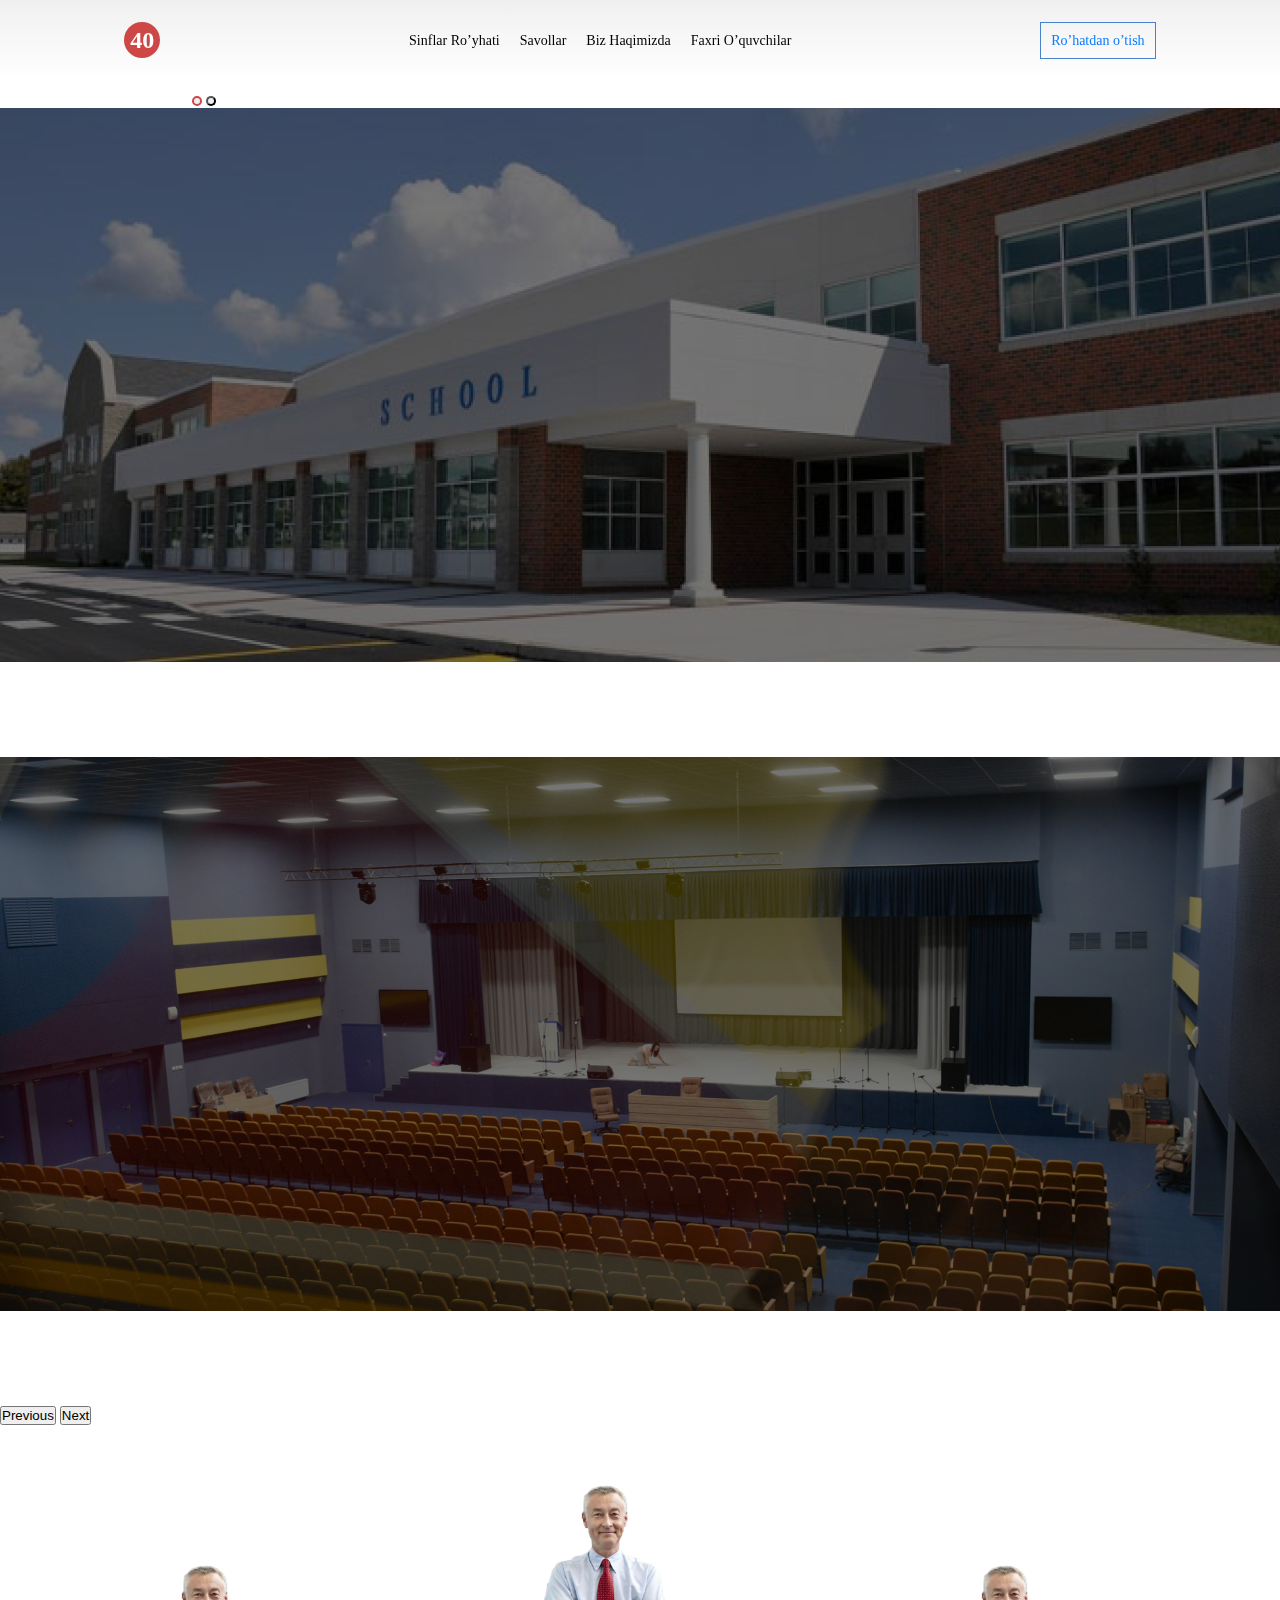
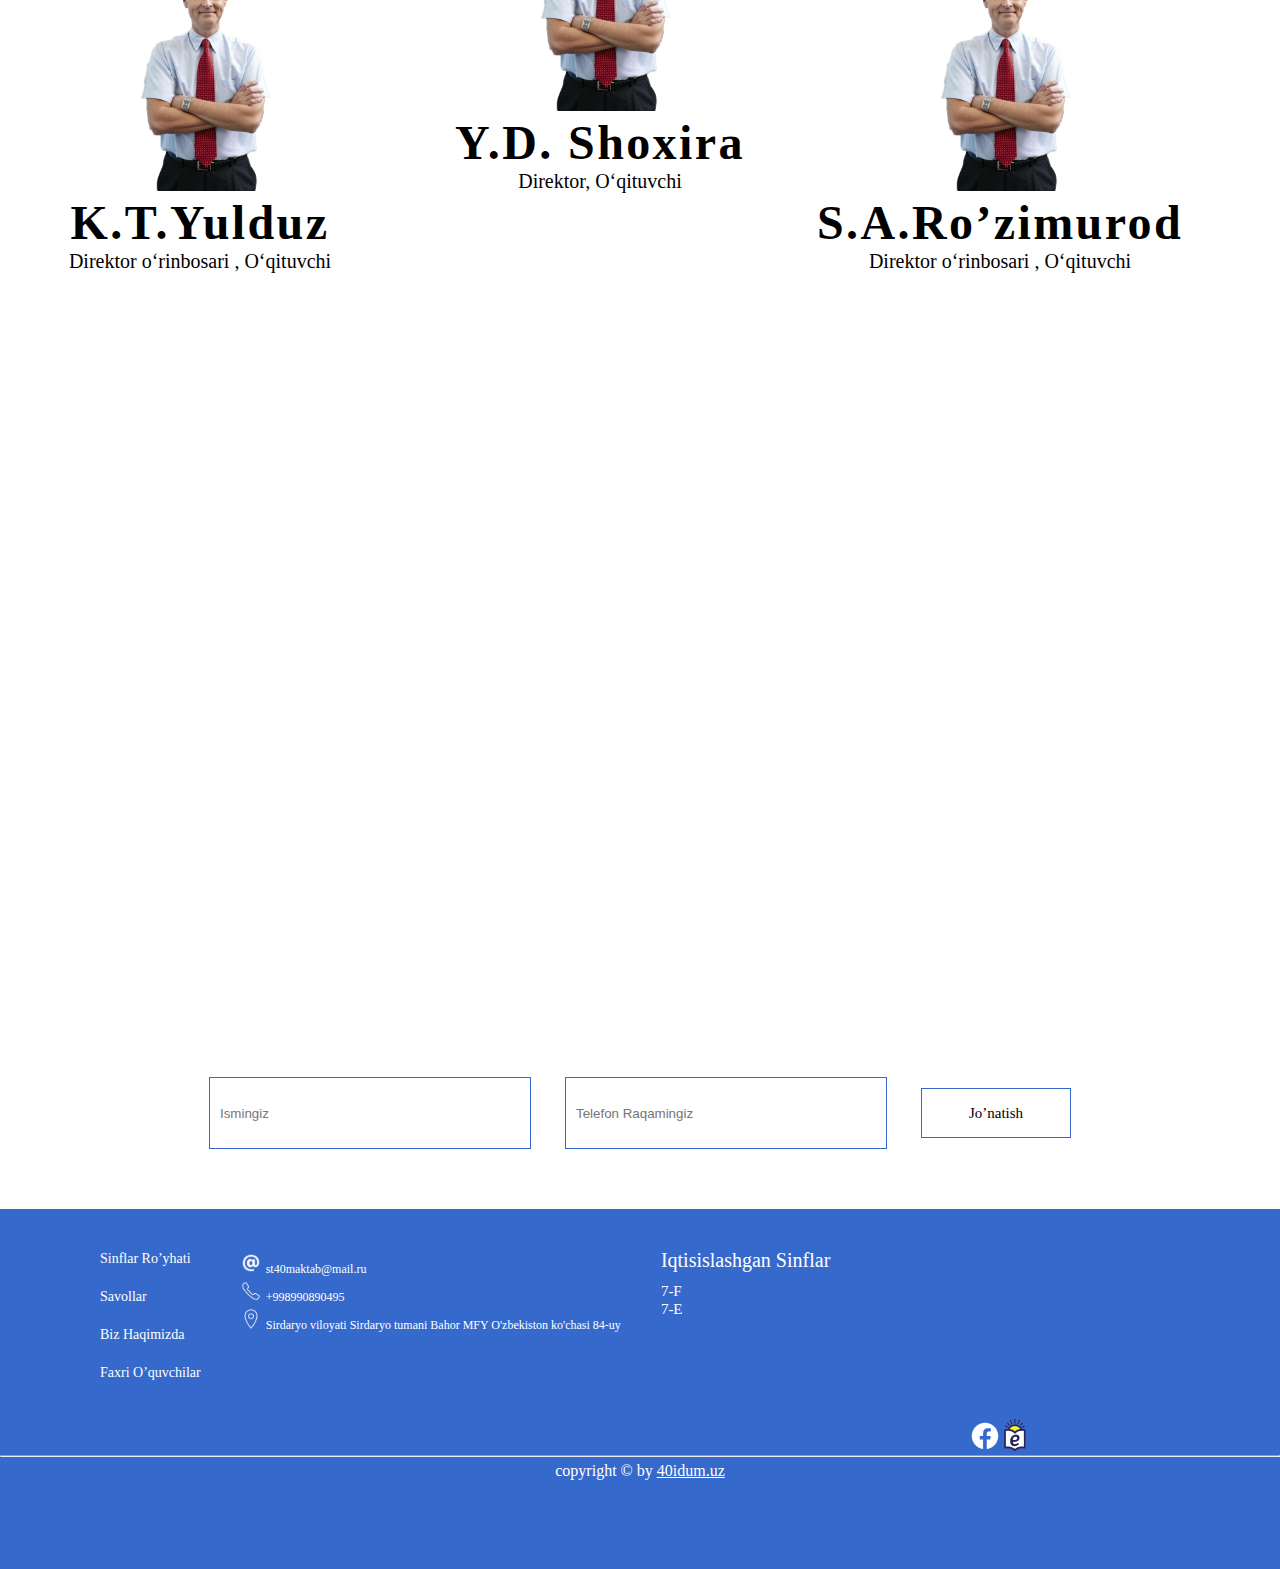
<file: index.html>
<!DOCTYPE html>
<html lang="en">

<head>
  <meta charset="UTF-8" />
  <meta name="viewport" content="width=device-width, initial-scale=1.0" />
  <link rel="stylesheet" href="./css/home.css" />
  <link rel="stylesheet" href="./css/style.css" />

  <link href="https://cdn.jsdelivr.net/npm/bootstrap@5.3.2/dist/css/bootstrap.min.css" rel="stylesheet"
    integrity="sha384-T3c6CoIi6uLrA9TneNEoa7RxnatzjcDSCmG1MXxSR1GAsXEV/Dwwykc2MPK8M2HN" crossorigin="anonymous" />

  <title>40-IDUM Maktab Web Sahifasi</title>
</head>

<body>
  <div class="containe">
    <header>
      <div class="logo">
        <h2><a href="./index.html">40</a></h2>
      </div>

      <div class="header__links">
        <ul>
          <li><a href="./pages/class.html">Sinflar Ro’yhati</a></li>
          <li><a href="./pages/faq.html">Savollar</a></li>
          <li><a href="./pages/about.html">Biz Haqimizda</a></li>
          <li><a href="./pages/pupil.html">Faxri O’quvchilar</a></li>
        </ul>
      </div>

      <div class="registration">
        <p><a href="./pages/register.html">Ro’hatdan o’tish</a></p>
      </div>
    </header>

    <div id="carouselExampleCaptions" class="carousel slide">
      <div class="carousel-indicators">
        <button type="button" data-bs-target="#carouselExampleCaptions" data-bs-slide-to="0" class="active dots"
          aria-current="true" aria-label="Slide 1"></button>
        <button class="dots" type="button" data-bs-target="#carouselExampleCaptions" data-bs-slide-to="1"
          aria-label="Slide 2"></button>
      </div>
      <div class="carousel-inner">
        <div class="carousel-item active">
          <img src="./assets/school.png" class="d-block w-100" alt="..." />
          <div class="carousel-caption d-none d-md-block">
            <h5>40-IDUM</h5>
            <p>
              Bu maktab 2010-chi yildan beri faoliyat yuritadi azizlar!
              Maktabimizda juda ko’pgina sharoitlar yaratilgan. Hozirda 700
              nafardan ziyod o’qivchilarimiz taqsil olishmoqda!!
            </p>
          </div>
        </div>
        <div class="carousel-item">
          <img src="./assets/sport.png" class="d-block w-100" alt="..." />
          <div class="carousel-caption d-none d-md-block">
            <h5>40-IDUM</h5>
            <p>
              Bu maktab 2010-chi yildan beri faoliyat yuritadi azizlar!
              Maktabimizda juda ko’pgina sharoitlar yaratilgan. Hozirda 700
              nafardan ziyod o’qivchilarimiz taqsil olishmoqda!!
            </p>
          </div>
        </div>
      </div>
      <button class="carousel-control-prev" type="button" data-bs-target="#carouselExampleCaptions"
        data-bs-slide="prev">
        <span class="carousel-control-prev-icon" aria-hidden="true"></span>
        <span class="visually-hidden">Previous</span>
      </button>
      <button class="carousel-control-next" type="button" data-bs-target="#carouselExampleCaptions"
        data-bs-slide="next">
        <span class="carousel-control-next-icon" aria-hidden="true"></span>
        <span class="visually-hidden">Next</span>
      </button>
    </div>

    <div class="boss__teachers">
      <div class="teacher__yulduz">
        <img src="./assets/techer.png" alt="" />
        <h1>K.T.Yulduz</h1>
        <p>Direktor o‘rinbosari , O‘qituvchi</p>
      </div>

      <div class="director__shaxira">
        <img src="./assets/techer.png" alt="" />
        <h1>Y.D. Shoxira</h1>
        <p>Direktor, O‘qituvchi</p>
      </div>

      <div class="teacher__rozimurod">
        <img src="./assets/techer.png" alt="" />
        <h1>S.A.Ro’zimurod</h1>
        <p>Direktor o‘rinbosari , O‘qituvchi</p>
      </div>
    </div>

    <!-- <div class="awards">

        <div class="owl-carousel">
          <div class="item"></div>
          <div class="item"></div>
          <div class="item"></div>
          <div class="item"></div>
          <div class="item"></div>
        </div>

      </div> -->

    <div class="location__map">
      <iframe
        src="https://www.google.com/maps/embed?pb=!1m18!1m12!1m3!1d1106.5735636549107!2d68.66737612638933!3d40.82796391045061!2m3!1f0!2f0!3f0!3m2!1i1024!2i768!4f13.1!3m3!1m2!1s0x38ade901957f56c5%3A0xb28933110d7816a3!2sShkola%2040!5e1!3m2!1suz!2s!4v1702398099265!5m2!1suz!2s"
        width="100%" height="680" style="border:0;" allowfullscreen="" loading="lazy"
        referrerpolicy="no-referrer-when-downgrade"></iframe>
    </div>

    <div class="contact__form">

      <form action="">
          <input type="text" placeholder="Ismingiz">


          <input type="number" placeholder="Telefon Raqamingiz">
          <button class="send__message">Jo’natish</button>

      </form>

    </div>

    <div class="footer">
      <div class="footer__top">
        <div class="footer__links">
          <ul>
            <li><a href="./pages/class.html">Sinflar Ro’yhati</a></li>
            <li><a href="./pages/faq.html">Savollar</a></li>
            <li><a href="./pages/about.html">Biz Haqimizda</a></li>
            <li><a href="./pages/pupil.html">Faxri O’quvchilar</a></li>
          </ul>
        </div>

        <div class="footer__about">
          <div class="footer__about-email">
            <img src="./assets/Email.svg" alt="email">
            <p><a href="st40maktab@mail.ru">st40maktab@mail.ru</a></p>
          </div>

          <div class="footer__about-phone">
            <img src="./assets/Phone.svg" alt="phone">
            <p><a href="+998990890495">+998990890495</a></p>
          </div>

          <div class="footer__about-location">
            <img src="./assets/Location.svg" alt="location">
            <p><a href="https://maps.app.goo.gl/AbAT1qYor9CR4gqLA">Sirdaryo viloyati Sirdaryo tumani Bahor MFY
                O'zbekiston ko'chasi 84-uy</a></p>
          </div>
        </div>

        <div class="footer__new-classes">
          <h3>Iqtisislashgan Sinflar</h3>
          <p><a href="#">7-F</a></p>
          <p><a href="#">7-E</a></p>
        </div>

        <div class="footer__social">
          <img src="./assets/Facebook.png" alt="facebook">
          <img src="./assets/Emaktab.png" alt="emaktab">
        </div>
      </div>

      <hr>

      <p class="copyright">copyright © by <a href="https://www.40idum.uz">40idum.uz</a></p>
    </div>

    <script src="https://cdn.jsdelivr.net/npm/bootstrap@5.3.2/dist/js/bootstrap.bundle.min.js"
      integrity="sha384-C6RzsynM9kWDrMNeT87bh95OGNyZPhcTNXj1NW7RuBCsyN/o0jlpcV8Qyq46cDfL"
      crossorigin="anonymous"></script>
</body>

</html>
</file>
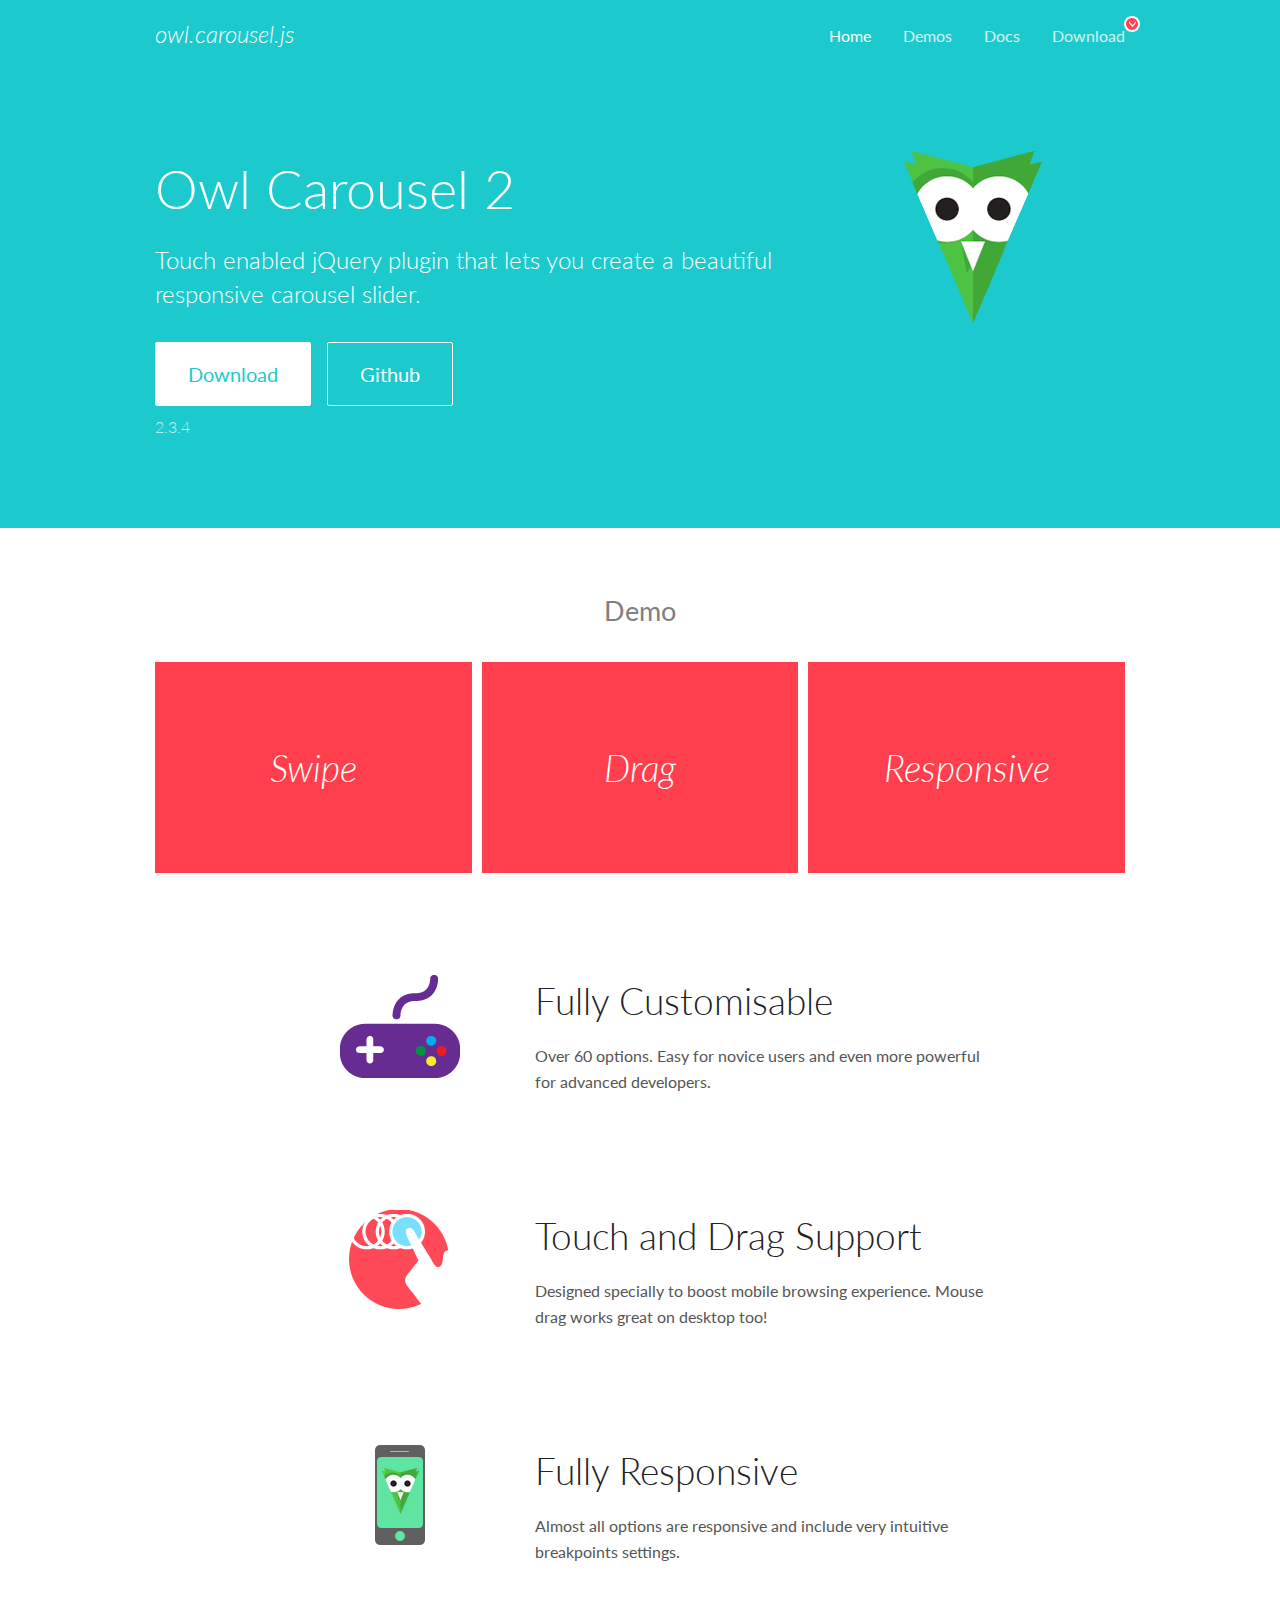
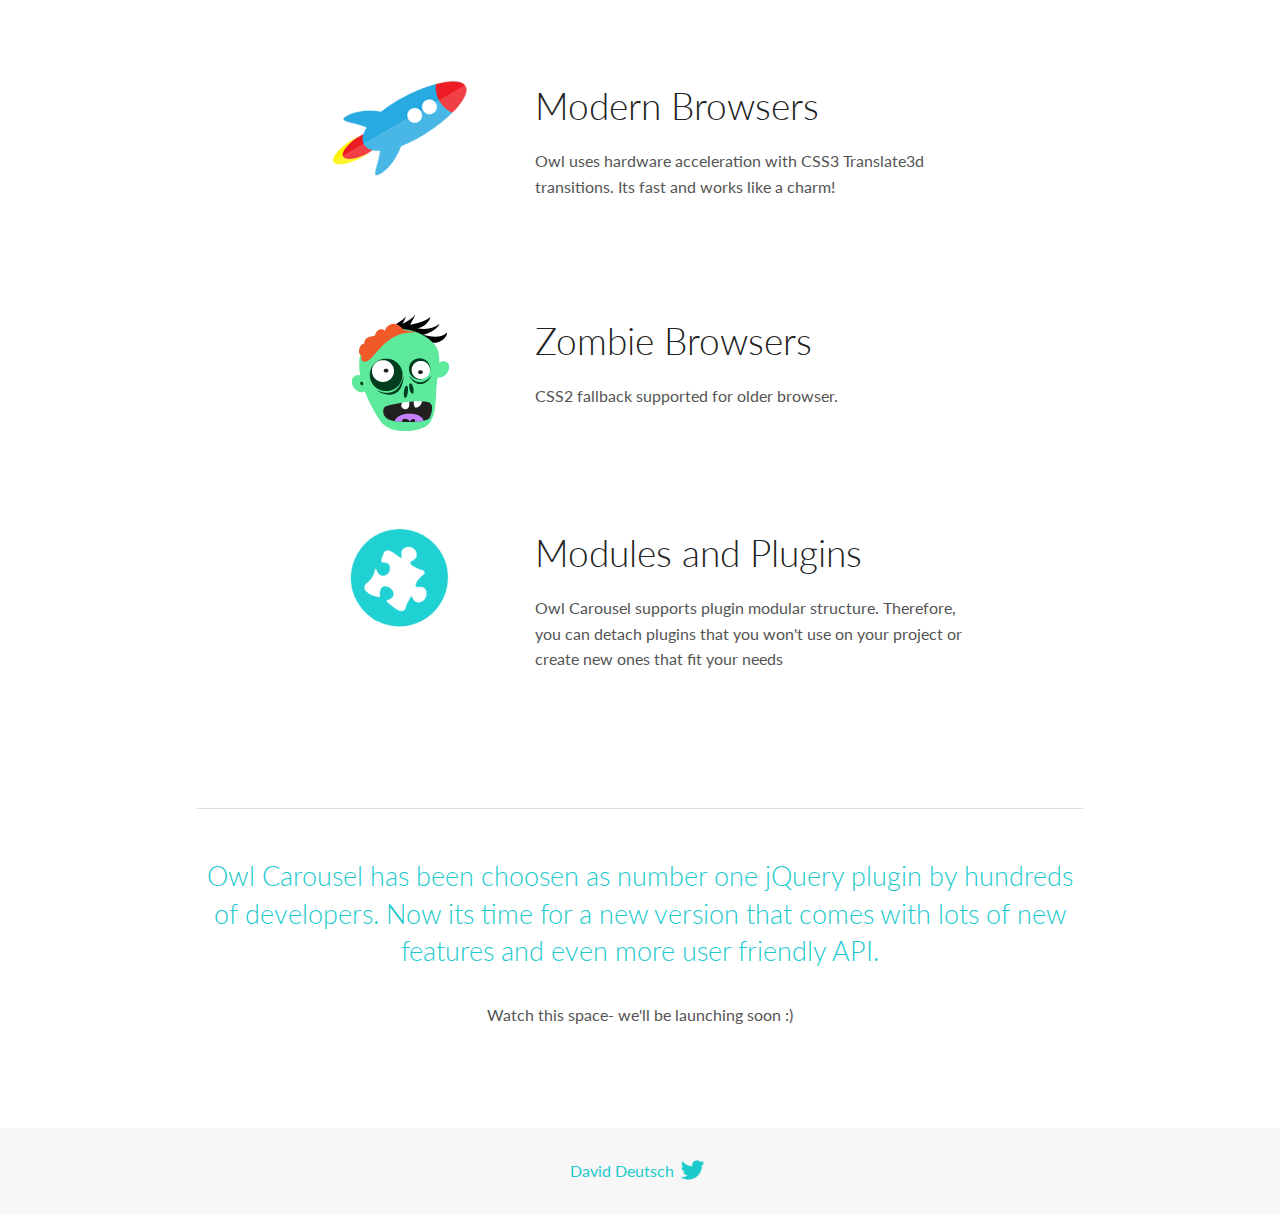
<file: OwlCarousel/docs/index.html>
<!DOCTYPE html>
<html lang="en">
  <head>

    <!-- head -->
    <meta charset="utf-8">
    <meta name="msapplication-tap-highlight" content="no" />
    <meta name="viewport" content="width=device-width, initial-scale=1.0" />
    <meta name="description" content="Touch enabled jQuery plugin that lets you create beautiful responsive carousel slider.">
    <meta name="author" content="David Deutsch">
    <title>
      Home | Owl Carousel | 2.3.4
    </title>

    <!-- Stylesheets -->
    <link href='https://fonts.googleapis.com/css?family=Lato:300,400,700,400italic,300italic' rel='stylesheet' type='text/css'>
    <link rel="stylesheet" href="assets/css/docs.theme.min.css">

    <!-- Owl Stylesheets -->
    <link rel="stylesheet" href="assets/owlcarousel/assets/owl.carousel.min.css">
    <link rel="stylesheet" href="assets/owlcarousel/assets/owl.theme.default.min.css">

    <!-- HTML5 shim and Respond.js IE8 support of HTML5 elements and media queries -->

    <!--[if lt IE 9]>
      <script src="https://oss.maxcdn.com/libs/html5shiv/3.7.0/html5shiv.js"></script>
      <script src="https://oss.maxcdn.com/libs/respond.js/1.3.0/respond.min.js"></script>
    <![endif]-->

    <!-- Favicons -->
    <link rel="apple-touch-icon-precomposed" sizes="144x144" href="assets/ico/apple-touch-icon-144-precomposed.png">
    <link rel="shortcut icon" href="assets/ico/favicon.png">
    <link rel="shortcut icon" href="favicon.ico">

    <!-- Yeah i know js should not be in header. Its required for demos.-->

    <!-- javascript -->
    <script src="assets/vendors/jquery.min.js"></script>
    <script src="assets/owlcarousel/owl.carousel.js"></script>
  </head>
  <body>

    <!-- header -->
    <header class="header">
      <div class="row">
        <div class="large-12 columns">
          <div class="brand left">
            <h3>
              <a href="/OwlCarousel2/">owl.carousel.js</a> 
            </h3>
          </div>
          <a id="toggle-nav" class="right">
            <span></span> <span></span> <span></span> 
          </a> 
          <div class="nav-bar">
            <ul class="clearfix">
              <li class="active">
                <a href="/OwlCarousel2/index.html">Home</a> 
              </li>
              <li> <a href="/OwlCarousel2/demos/demos.html">Demos</a>  </li>
              <li> <a href="/OwlCarousel2/docs/started-welcome.html">Docs</a>  </li>
              <li>
                <a href="https://github.com/OwlCarousel2/OwlCarousel2/archive/2.3.4.zip">Download</a> 
                <span class="download"></span> 
              </li>
            </ul>
          </div>
        </div>
      </div>
    </header>

    <!-- home panel -->
    <section id="hero">
      <div class="row">
        <div class="large-8 medium-8 columns">
          <h1>Owl Carousel 2</h1>
          <h4>Touch enabled jQuery plugin that lets you create a beautiful responsive carousel slider.</h4>
          <a href="https://github.com/OwlCarousel2/OwlCarousel2/archive/2.3.4.zip" class="hero-button">Download</a> 
          <a href="https://github.com/OwlCarousel2/OwlCarousel2" class="hero-button outline">Github</a> 
          <p>2.3.4</p>
        </div>
        <div class="large-4 medium-4 columns">
          <img class="owl-logo" src="assets/img/owl-logo.png" alt="mr. Owl">
        </div>
      </div>
    </section>

    <!-- body -->
    <div class="home-demo">
      <div class="row">
        <div class="large-12 columns">
          <h3>Demo</h3>
          <div class="owl-carousel">
            <div class="item">
              <h2>Swipe</h2>
            </div>
            <div class="item">
              <h2>Drag</h2>
            </div>
            <div class="item">
              <h2>Responsive</h2>
            </div>
            <div class="item">
              <h2>CSS3</h2>
            </div>
            <div class="item">
              <h2>Fast</h2>
            </div>
            <div class="item">
              <h2>Easy</h2>
            </div>
            <div class="item">
              <h2>Free</h2>
            </div>
            <div class="item">
              <h2>Upgradable</h2>
            </div>
            <div class="item">
              <h2>Tons of options</h2>
            </div>
            <div class="item">
              <h2>Infinity</h2>
            </div>
            <div class="item">
              <h2>Auto Width</h2>
            </div>
          </div>
        </div>
      </div>
    </div>
    <script>
      var owl = $('.owl-carousel');
      owl.owlCarousel({
        margin: 10,
        loop: true,
        responsive: {
          0: {
            items: 1
          },
          600: {
            items: 2
          },
          1000: {
            items: 3
          }
        }
      })
    </script>

    <!-- features -->
    <div id="features">
      <div class="row">
        <div class="small-12 medium-9 small-centered columns">
          <section class="row feature">
            <div class="medium-4 small-12 columns">
              <img src="assets/img/feature-options.png" alt="">
            </div>
            <div class="medium-8 small-12 columns">
              <h2>Fully Customisable</h2>
              <p>Over 60 options. Easy for novice users and even more powerful for advanced developers.</p>
            </div>
          </section>
          <section class="row feature">
            <div class="medium-4 small-12 columns">
              <img src="assets/img/feature-drag.png" alt="">
            </div>
            <div class="medium-8 small-12 columns">
              <h2>Touch and Drag Support</h2>
              <p>Designed specially to boost mobile browsing experience. Mouse drag works great on desktop too!</p>
            </div>
          </section>
          <section class="row feature">
            <div class="medium-4 small-12 columns">
              <img src="assets/img/feature-responsive.png" alt="">
            </div>
            <div class="medium-8 small-12 columns">
              <h2>Fully Responsive</h2>
              <p>Almost all options are responsive and include very intuitive breakpoints settings.</p>
            </div>
          </section>
          <section class="row feature">
            <div class="medium-4 small-12 columns">
              <img src="assets/img/feature-modern.png" alt="">
            </div>
            <div class="medium-8 small-12 columns">
              <h2>Modern Browsers</h2>
              <p>Owl uses hardware acceleration with CSS3 Translate3d transitions. Its fast and works like a charm! </p>
            </div>
          </section>
          <section class="row feature">
            <div class="medium-4 small-12 columns">
              <img src="assets/img/feature-zombie.png" alt="">
            </div>
            <div class="medium-8 small-12 columns">
              <h2>Zombie Browsers</h2>
              <p>CSS2 fallback supported for older browser.</p>
            </div>
          </section>
          <section class="row feature">
            <div class="medium-4 small-12 columns">
              <img src="assets/img/feature-module.png" alt="">
            </div>
            <div class="medium-8 small-12 columns">
              <h2>Modules and Plugins</h2>
              <p>Owl Carousel supports plugin modular structure. Therefore, you can detach plugins that you won&#x27;t use on your project or create new ones that fit your needs</p>
            </div>
          </section>
        </div>
      </div>
    </div>

    <!-- footer -->
    <section id="teaser-text">
      <div class="row">
        <div class="small-12 medium-11 small-centered columns">
          <hr>
          <h3 id="owl-carousel-has-been-choosen-as-number-one-jquery-plugin-by-hundreds-of-developers-now-its-time-for-a-new-version-that-comes-with-lots-of-new-features-and-even-more-user-friendly-api-">Owl Carousel has been choosen as number one jQuery plugin by hundreds of developers. Now its time for a new version that comes with lots of new features and even more user friendly API.</h3>
          <p>Watch this space- we&#39;ll be launching soon :)</p>
        </div>
      </div>
    </section>

    <!-- footer -->
    <footer class="footer">
      <div class="row">
        <div class="large-12 columns">
          <h5>
            <a href="/OwlCarousel2/docs/support-contact.html">David Deutsch</a> 
            <a id="custom-tweet-button" href="https://twitter.com/share?url=https://github.com/OwlCarousel2/OwlCarousel2&text=Owl Carousel - This is so awesome! " target="_blank"></a> 
          </h5>
        </div>
      </div>
    </footer>

    <!-- vendors -->
    <script src="assets/vendors/highlight.js"></script>
    <script src="assets/js/app.js"></script>
  </body>
</html>
</file>
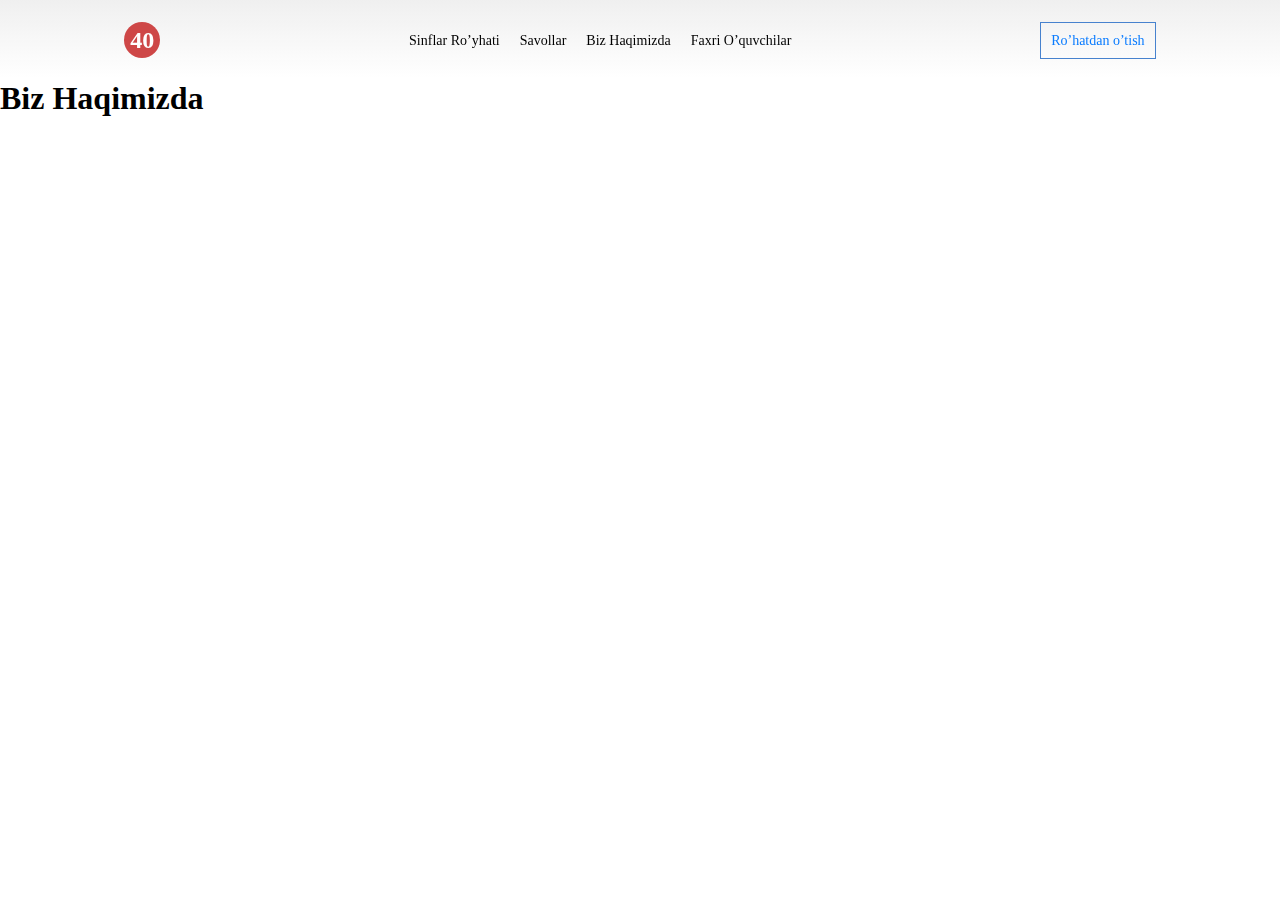
<file: pages/about.html>
<!DOCTYPE html>
<html lang="en">
  <head>
    <meta charset="UTF-8" />
    <meta name="viewport" content="width=device-width, initial-scale=1.0" />
    <link rel="stylesheet" href="../css/style.css" />
    <title>Biz Haqimizda</title>
  </head>
  <body>
    <div class="container">
      <header>
        <div class="logo">
          <h2><a href="../index.html">40</a></h2>
        </div>

        <div class="header__links">
          <ul>
            <li><a href="./class.html">Sinflar Ro’yhati</a></li>
            <li><a href="./faq.html">Savollar</a></li>
            <li><a href="./about.html">Biz Haqimizda</a></li>
            <li><a href="./pupil.html">Faxri O’quvchilar</a></li>
          </ul>
        </div>

        <div class="registration">
          <p><a href="./register.html">Ro’hatdan o’tish</a></p>
        </div>
      </header>
      <h1>Biz Haqimizda</h1>
    </div>
  </body>
</html>
</file>
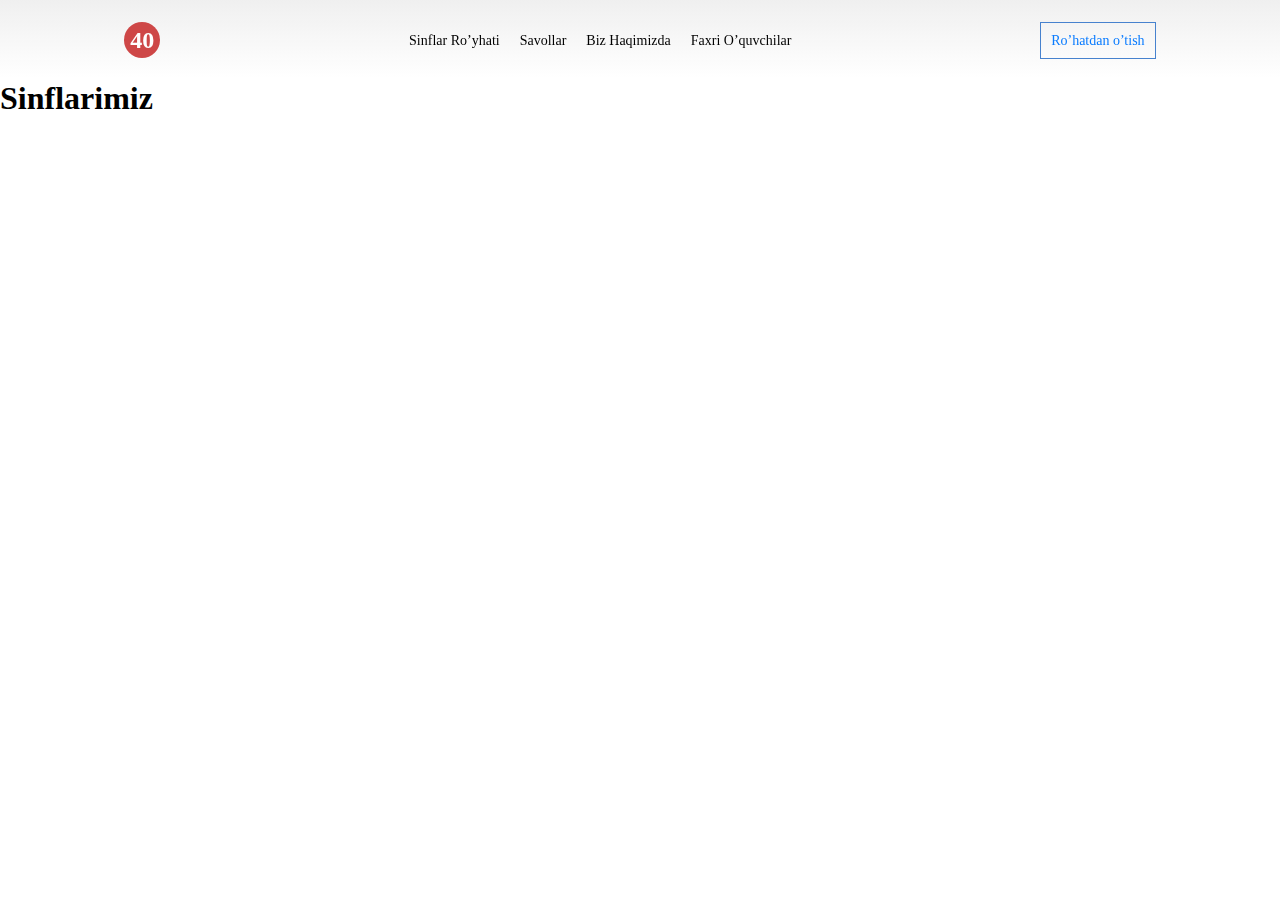
<file: pages/class.html>
<!DOCTYPE html>
<html lang="en">
  <head>
    <meta charset="UTF-8" />
    <meta name="viewport" content="width=device-width, initial-scale=1.0" />
    <link rel="stylesheet" href="../css/style.css" />
    <title>Sinflar Ro’yhati</title>
  </head>
  <body>
    <div class="container">
      <header>
        <div class="logo">
          <h2><a href="../index.html">40</a></h2>
        </div>

        <div class="header__links">
          <ul>
            <li><a href="./class.html">Sinflar Ro’yhati</a></li>
            <li><a href="./faq.html">Savollar</a></li>
            <li><a href="./about.html">Biz Haqimizda</a></li>
            <li><a href="./pupil.html">Faxri O’quvchilar</a></li>
          </ul>
        </div>

        <div class="registration">
          <p><a href="./register.html">Ro’hatdan o’tish</a></p>
        </div>
      </header>
      <h1>Sinflarimiz</h1>
    </div>
  </body>
</html>
</file>
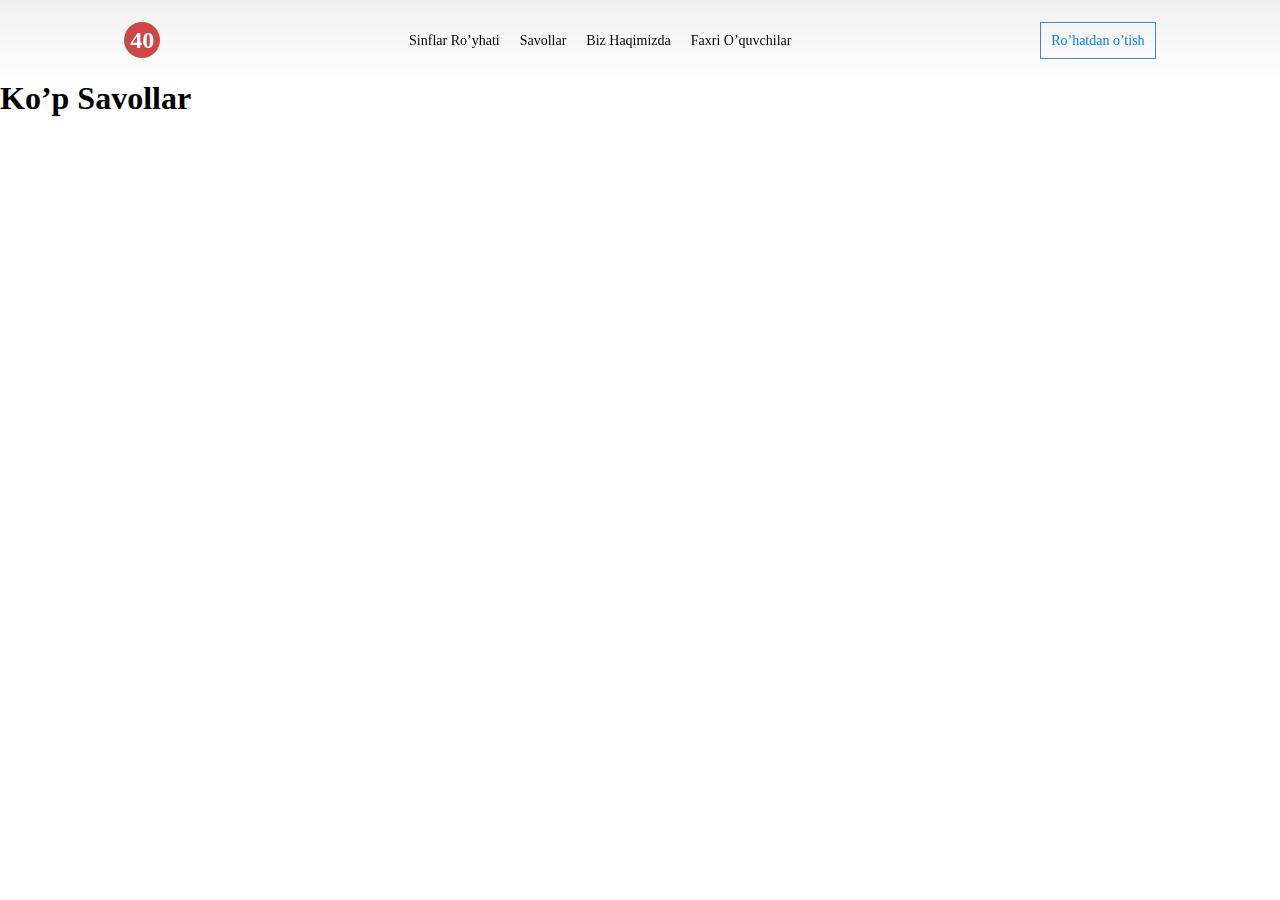
<file: pages/faq.html>
<!DOCTYPE html>
<html lang="en">
  <head>
    <meta charset="UTF-8" />
    <meta name="viewport" content="width=device-width, initial-scale=1.0" />
    <link rel="stylesheet" href="../css/style.css" />
    <title>Ko’p Beriladigan Savollar</title>
  </head>
  <body>
    <div class="container">
      <header>
        <div class="logo">
          <h2><a href="../index.html">40</a></h2>
        </div>

        <div class="header__links">
          <ul>
            <li><a href="./class.html">Sinflar Ro’yhati</a></li>
            <li><a href="./faq.html">Savollar</a></li>
            <li><a href="./about.html">Biz Haqimizda</a></li>
            <li><a href="./pupil.html">Faxri O’quvchilar</a></li>
          </ul>
        </div>

        <div class="registration">
          <p><a href="./register.html">Ro’hatdan o’tish</a></p>
        </div>
      </header>
      <h1>Ko’p Savollar</h1>
    </div>
  </body>
</html>
</file>
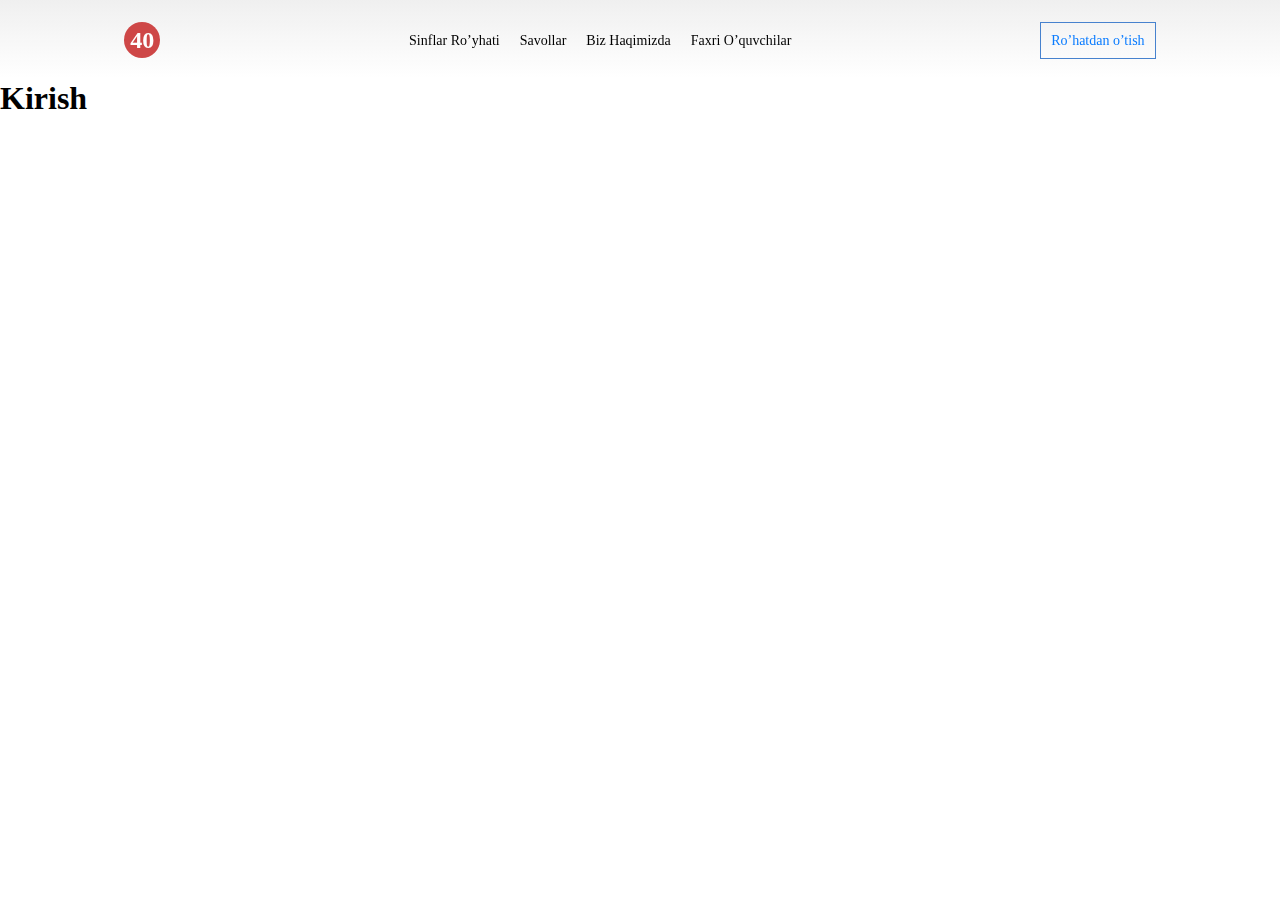
<file: pages/login.html>
<!DOCTYPE html>
<html lang="en">
  <head>
    <meta charset="UTF-8" />
    <meta name="viewport" content="width=device-width, initial-scale=1.0" />
    <link rel="stylesheet" href="../css/style.css" />
    <title>Kirish</title>
  </head>
  <body>
    <div class="container">
      <header>
        <div class="logo">
          <h2><a href="../index.html">40</a></h2>
        </div>

        <div class="header__links">
          <ul>
            <li><a href="./class.html">Sinflar Ro’yhati</a></li>
            <li><a href="./faq.html">Savollar</a></li>
            <li><a href="./about.html">Biz Haqimizda</a></li>
            <li><a href="./pupil.html">Faxri O’quvchilar</a></li>
          </ul>
        </div>

        <div class="registration">
          <p><a href="./register.html">Ro’hatdan o’tish</a></p>
        </div>
      </header>
      <h1>Kirish</h1>
    </div>
  </body>
</html>
</file>
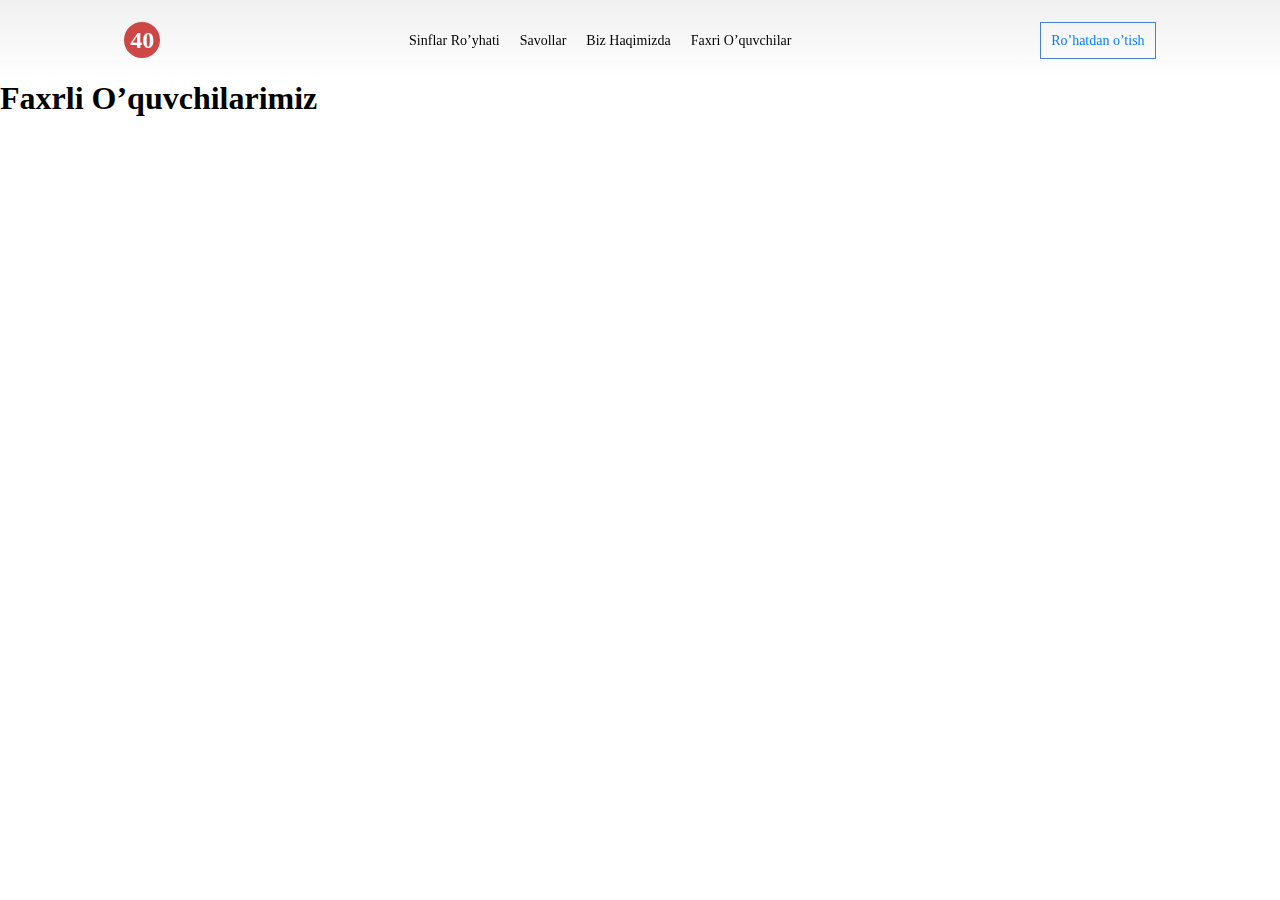
<file: pages/pupil.html>
<!DOCTYPE html>
<html lang="en">
  <head>
    <meta charset="UTF-8" />
    <meta name="viewport" content="width=device-width, initial-scale=1.0" />
    <link rel="stylesheet" href="../css/style.css" />
    <title>Bizning Faxrli O’quvchilarimiz</title>
  </head>
  <body>
    <div class="container">
      <header>
        <div class="logo">
          <h2><a href="../index.html">40</a></h2>
        </div>

        <div class="header__links">
          <ul>
            <li><a href="./class.html">Sinflar Ro’yhati</a></li>
            <li><a href="./faq.html">Savollar</a></li>
            <li><a href="./about.html">Biz Haqimizda</a></li>
            <li><a href="./pupil.html">Faxri O’quvchilar</a></li>
          </ul>
        </div>

        <div class="registration">
          <p><a href="./register.html">Ro’hatdan o’tish</a></p>
        </div>
      </header>
      <h1>Faxrli O’quvchilarimiz</h1>
    </div>
  </body>
</html>
</file>
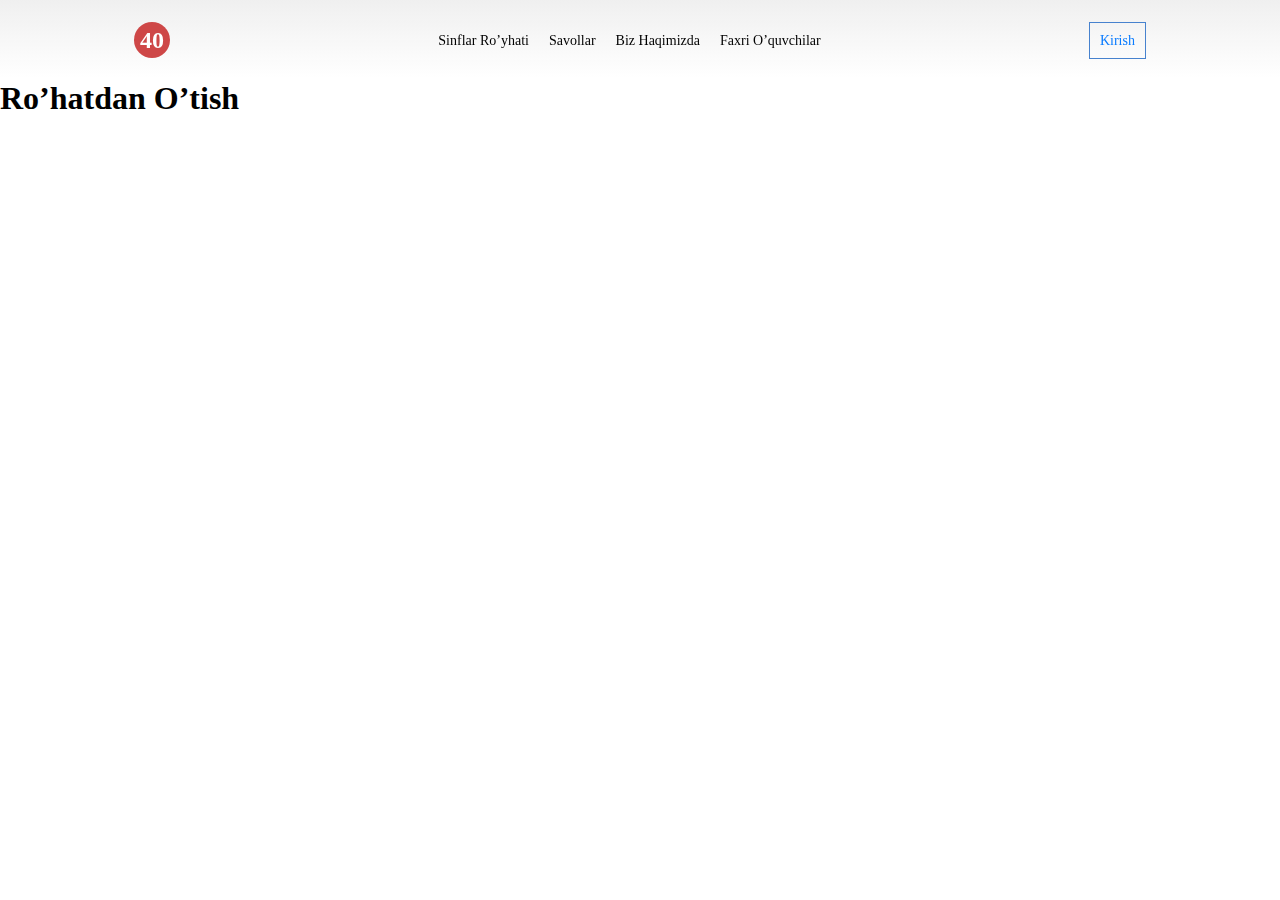
<file: pages/register.html>
<!DOCTYPE html>
<html lang="en">
  <head>
    <meta charset="UTF-8" />
    <meta name="viewport" content="width=device-width, initial-scale=1.0" />
    <link rel="stylesheet" href="../css/style.css" />
    <title>Ro’hatdan O’tish</title>
  </head>
  <body>
    <div class="container">
      <header>
        <div class="logo">
          <h2><a href="../index.html">40</a></h2>
        </div>

        <div class="header__links">
          <ul>
            <li><a href="./class.html">Sinflar Ro’yhati</a></li>
            <li><a href="./faq.html">Savollar</a></li>
            <li><a href="./about.html">Biz Haqimizda</a></li>
            <li><a href="./pupil.html">Faxri O’quvchilar</a></li>
          </ul>
        </div>

        <div class="registration">
          <p><a href="./login.html">Kirish</a></p>
        </div>
      </header>
      <h1>Ro’hatdan O’tish</h1>
    </div>
  </body>
</html>
</file>
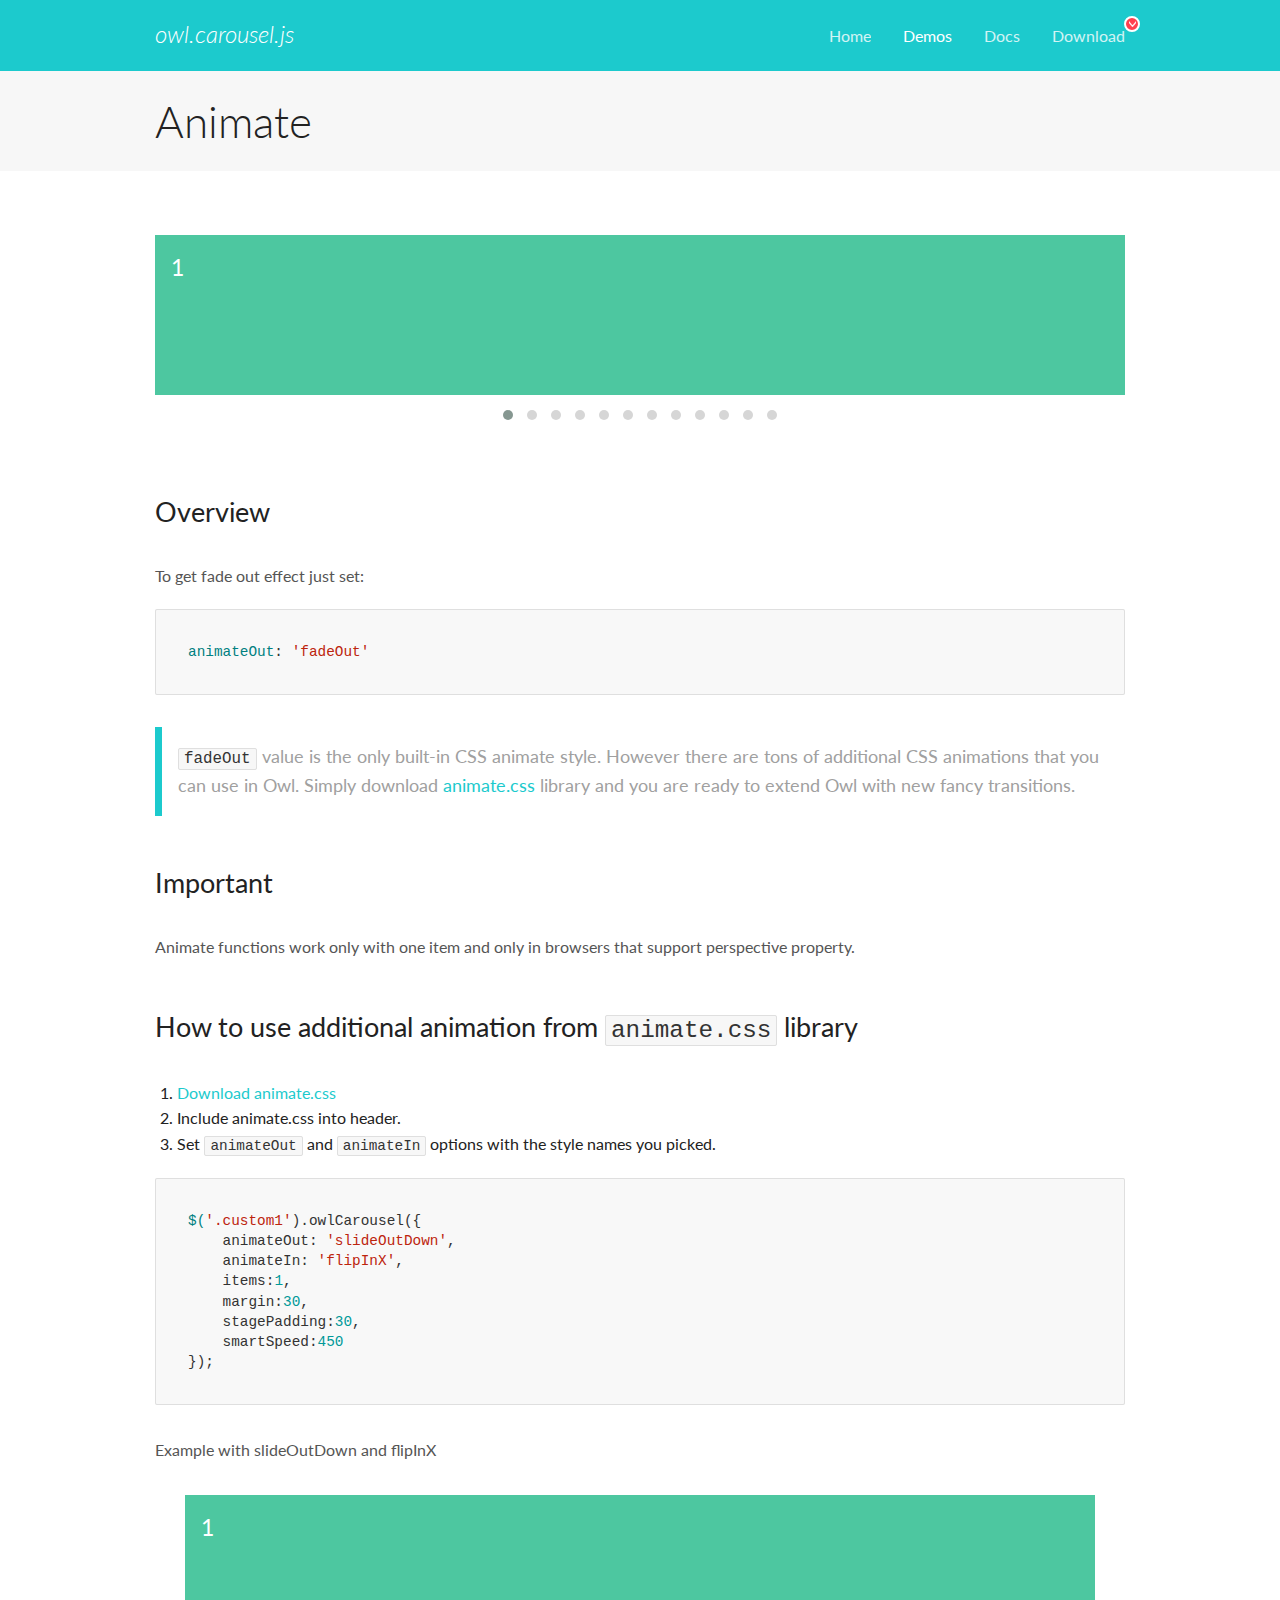
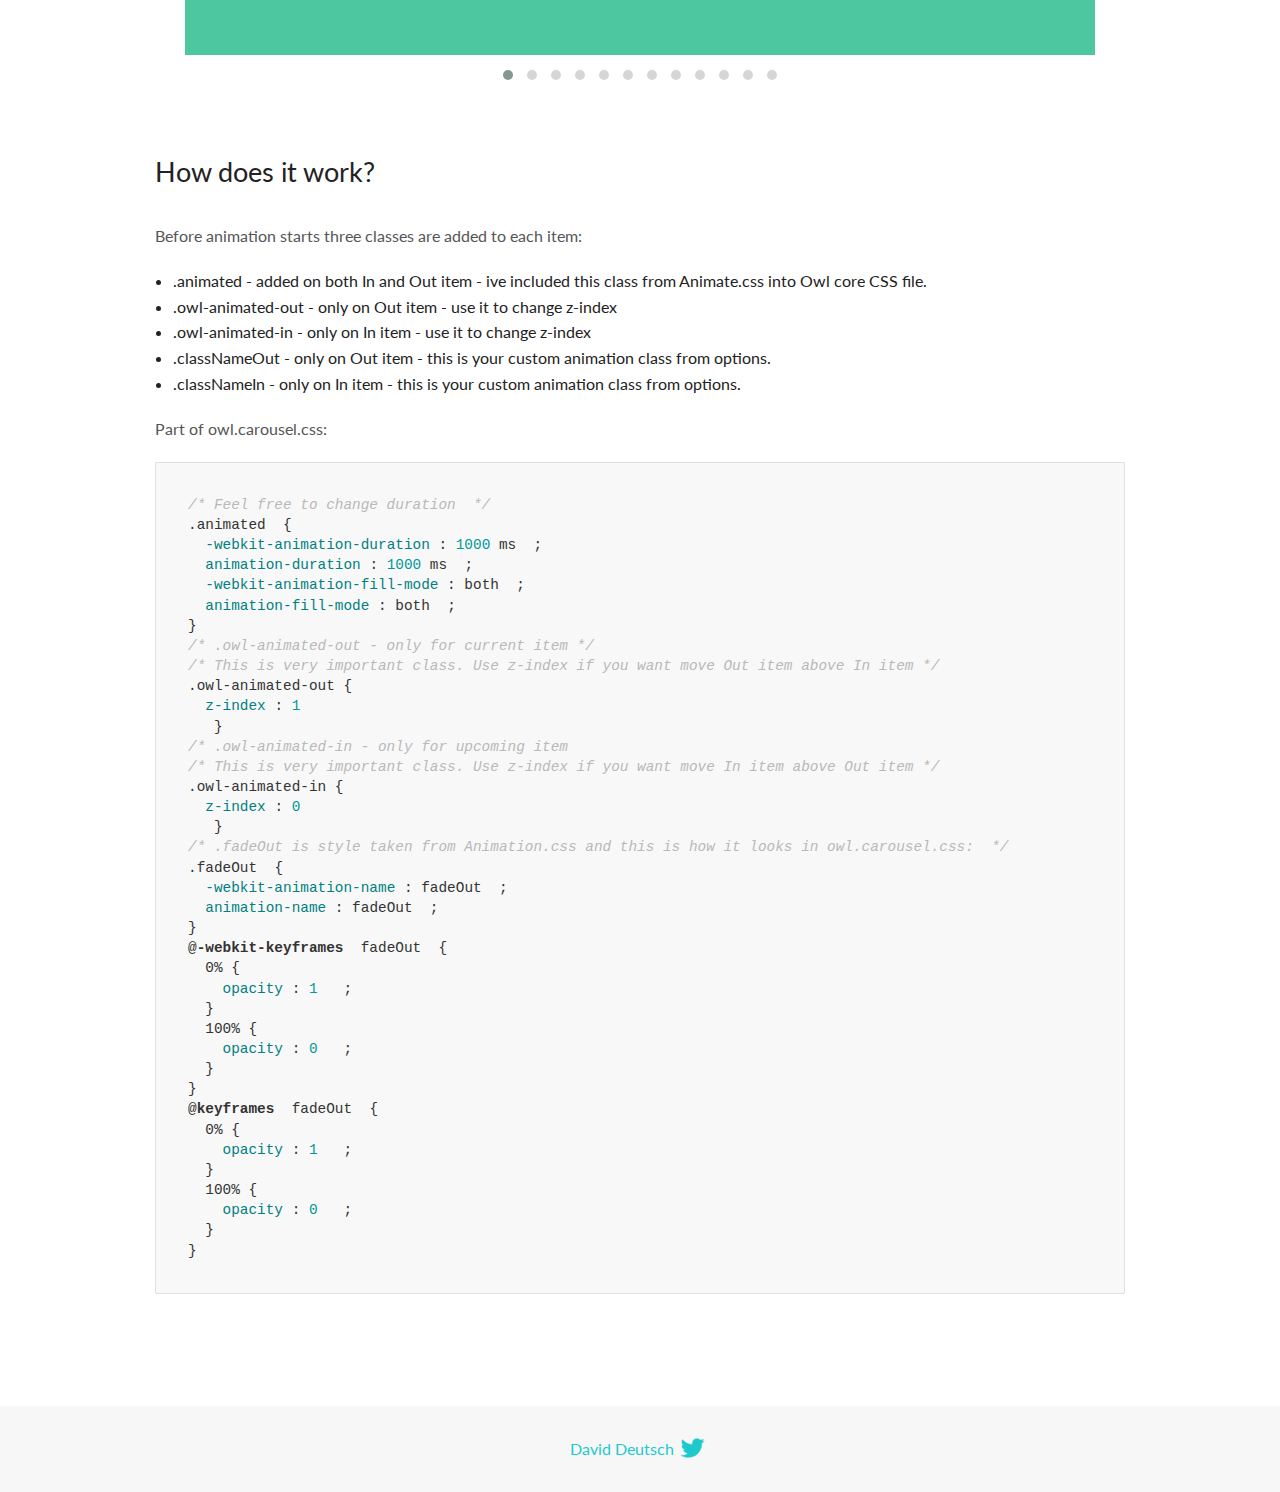
<file: OwlCarousel/docs/demos/animate.html>
<!DOCTYPE html>
<html lang="en">
  <head>

    <!-- head -->
    <meta charset="utf-8">
    <meta name="msapplication-tap-highlight" content="no" />
    <meta name="viewport" content="width=device-width, initial-scale=1.0" />
    <meta name="description" content="Animate carousel">
    <meta name="author" content="David Deutsch">
    <title>
      Animate Demo | Owl Carousel | 2.3.4
    </title>

    <!-- Stylesheets -->
    <link href='https://fonts.googleapis.com/css?family=Lato:300,400,700,400italic,300italic' rel='stylesheet' type='text/css'>
    <link rel="stylesheet" href="../assets/css/docs.theme.min.css">

    <!-- Owl Stylesheets -->
    <link rel="stylesheet" href="../assets/owlcarousel/assets/owl.carousel.min.css">
    <link rel="stylesheet" href="../assets/owlcarousel/assets/owl.theme.default.min.css">

    <!-- HTML5 shim and Respond.js IE8 support of HTML5 elements and media queries -->

    <!--[if lt IE 9]>
      <script src="https://oss.maxcdn.com/libs/html5shiv/3.7.0/html5shiv.js"></script>
      <script src="https://oss.maxcdn.com/libs/respond.js/1.3.0/respond.min.js"></script>
    <![endif]-->

    <!-- Favicons -->
    <link rel="apple-touch-icon-precomposed" sizes="144x144" href="../assets/ico/apple-touch-icon-144-precomposed.png">
    <link rel="shortcut icon" href="../assets/ico/favicon.png">
    <link rel="shortcut icon" href="favicon.ico">

    <!-- Yeah i know js should not be in header. Its required for demos.-->

    <!-- javascript -->
    <script src="../assets/vendors/jquery.min.js"></script>
    <script src="../assets/owlcarousel/owl.carousel.js"></script>
  </head>
  <body>

    <!-- header -->
    <header class="header">
      <div class="row">
        <div class="large-12 columns">
          <div class="brand left">
            <h3>
              <a href="/OwlCarousel2/">owl.carousel.js</a> 
            </h3>
          </div>
          <a id="toggle-nav" class="right">
            <span></span> <span></span> <span></span> 
          </a> 
          <div class="nav-bar">
            <ul class="clearfix">
              <li> <a href="/OwlCarousel2/index.html">Home</a>  </li>
              <li class="active">
                <a href="/OwlCarousel2/demos/demos.html">Demos</a> 
              </li>
              <li> <a href="/OwlCarousel2/docs/started-welcome.html">Docs</a>  </li>
              <li>
                <a href="https://github.com/OwlCarousel2/OwlCarousel2/archive/2.3.4.zip">Download</a> 
                <span class="download"></span> 
              </li>
            </ul>
          </div>
        </div>
      </div>
    </header>

    <!-- title -->
    <section class="title">
      <div class="row">
        <div class="large-12 columns">
          <h1>Animate</h1>
        </div>
      </div>
    </section>

    <!--  Demos -->
    <section id="demos">
      <div class="row">
        <div class="large-12 columns">
          <div class="fadeOut owl-carousel owl-theme">
            <div class="item">
              <h4>1</h4>
            </div>
            <div class="item">
              <h4>2</h4>
            </div>
            <div class="item">
              <h4>3</h4>
            </div>
            <div class="item">
              <h4>4</h4>
            </div>
            <div class="item">
              <h4>5</h4>
            </div>
            <div class="item">
              <h4>6</h4>
            </div>
            <div class="item">
              <h4>7</h4>
            </div>
            <div class="item">
              <h4>8</h4>
            </div>
            <div class="item">
              <h4>9</h4>
            </div>
            <div class="item">
              <h4>10</h4>
            </div>
            <div class="item">
              <h4>11</h4>
            </div>
            <div class="item">
              <h4>12</h4>
            </div>
          </div>
          <h3 id="overview">Overview</h3>
          <p>To get fade out effect just set:</p>
          <pre><code>animateOut: &#39;fadeOut&#39;</code></pre>
          <blockquote>
            <p><code>fadeOut</code> value is the only built-in CSS animate style. However there are tons of additional CSS animations that you can use in Owl. Simply download
              <a href="https://daneden.github.io/animate.css/">animate.css</a>  library and you are ready to extend Owl with new fancy transitions.</p>
          </blockquote>
          <h3 id="important">Important</h3>
          <p>Animate functions work only with one item and only in browsers that support perspective property.</p>
          <h3 id="how-to-use-additional-animation-from-animate-css-library">How to use additional animation from <code>animate.css</code> library</h3>
          <ol>
            <li> <a href="https://daneden.github.io/animate.css/">Download animate.css</a>  </li>
            <li>Include animate.css into header.</li>
            <li>Set <code>animateOut</code> and <code>animateIn</code> options with the style names you picked.</li>
          </ol>
          <pre><code>$(&#39;.custom1&#39;).owlCarousel({
    animateOut: &#39;slideOutDown&#39;,
    animateIn: &#39;flipInX&#39;,
    items:1,
    margin:30,
    stagePadding:30,
    smartSpeed:450
});</code></pre>
          <p>Example with slideOutDown and flipInX</p>
          <div class="custom1 owl-carousel owl-theme">
            <div class="item">
              <h4>1</h4>
            </div>
            <div class="item">
              <h4>2</h4>
            </div>
            <div class="item">
              <h4>3</h4>
            </div>
            <div class="item">
              <h4>4</h4>
            </div>
            <div class="item">
              <h4>5</h4>
            </div>
            <div class="item">
              <h4>6</h4>
            </div>
            <div class="item">
              <h4>7</h4>
            </div>
            <div class="item">
              <h4>8</h4>
            </div>
            <div class="item">
              <h4>9</h4>
            </div>
            <div class="item">
              <h4>10</h4>
            </div>
            <div class="item">
              <h4>11</h4>
            </div>
            <div class="item">
              <h4>12</h4>
            </div>
          </div>
          <h3 id="how-does-it-work-">How does it work?</h3>
          <p>Before animation starts three classes are added to each item:</p>
          <ul>
            <li>.animated - added on both In and Out item - ive included this class from Animate.css into Owl core CSS file.</li>
            <li>.owl-animated-out - only on Out item - use it to change z-index</li>
            <li>.owl-animated-in - only on In item - use it to change z-index</li>
            <li>.classNameOut - only on Out item - this is your custom animation class from options.</li>
            <li>.classNameIn - only on In item - this is your custom animation class from options.</li>
          </ul>
          <p>Part of owl.carousel.css:</p>
          <pre><code class="language-css"><span class="comment">/* Feel free to change duration  */</span> 
<span class="class">.animated</span>  <span class="rules">{
  <span class="rule"><span class="attribute">-webkit-animation-duration</span> :<span class="value"> <span class="number">1000</span> ms</span> </span> ;
  <span class="rule"><span class="attribute">animation-duration</span> :<span class="value"> <span class="number">1000</span> ms</span> </span> ;
  <span class="rule"><span class="attribute">-webkit-animation-fill-mode</span> :<span class="value"> both</span> </span> ;
  <span class="rule"><span class="attribute">animation-fill-mode</span> :<span class="value"> both</span> </span> ;
<span class="rule">}</span> </span> 
<span class="comment">/* .owl-animated-out - only for current item */</span> 
<span class="comment">/* This is very important class. Use z-index if you want move Out item above In item */</span> 
<span class="class">.owl-animated-out</span> <span class="rules">{
  <span class="rule"><span class="attribute">z-index</span> :<span class="value"> <span class="number">1</span> 
</span> </span> </span> }
<span class="comment">/* .owl-animated-in - only for upcoming item
/* This is very important class. Use z-index if you want move In item above Out item */</span> 
<span class="class">.owl-animated-in</span> <span class="rules">{
  <span class="rule"><span class="attribute">z-index</span> :<span class="value"> <span class="number">0</span> 
</span> </span> </span> }
<span class="comment">/* .fadeOut is style taken from Animation.css and this is how it looks in owl.carousel.css:  */</span> 
<span class="class">.fadeOut</span>  <span class="rules">{
  <span class="rule"><span class="attribute">-webkit-animation-name</span> :<span class="value"> fadeOut</span> </span> ;
  <span class="rule"><span class="attribute">animation-name</span> :<span class="value"> fadeOut</span> </span> ;
<span class="rule">}</span> </span> 
<span class="at_rule">@<span class="keyword">-webkit-keyframes</span>  fadeOut </span> {
  0% <span class="rules">{
    <span class="rule"><span class="attribute">opacity</span> :<span class="value"> <span class="number">1</span> </span> </span> ;
  <span class="rule">}</span> </span> 
  100% <span class="rules">{
    <span class="rule"><span class="attribute">opacity</span> :<span class="value"> <span class="number">0</span> </span> </span> ;
  <span class="rule">}</span> </span> 
}
<span class="at_rule">@<span class="keyword">keyframes</span>  fadeOut </span> {
  0% <span class="rules">{
    <span class="rule"><span class="attribute">opacity</span> :<span class="value"> <span class="number">1</span> </span> </span> ;
  <span class="rule">}</span> </span> 
  100% <span class="rules">{
    <span class="rule"><span class="attribute">opacity</span> :<span class="value"> <span class="number">0</span> </span> </span> ;
  <span class="rule">}</span> </span> 
}</code></pre>
          <link rel="stylesheet" href="../assets/css/animate.css">
          <script>
            jQuery(document).ready(function($) {
              $('.fadeOut').owlCarousel({
                items: 1,
                animateOut: 'fadeOut',
                loop: true,
                margin: 10,
              });
              $('.custom1').owlCarousel({
                animateOut: 'slideOutDown',
                animateIn: 'flipInX',
                items: 1,
                margin: 30,
                stagePadding: 30,
                smartSpeed: 450
              });
            });
          </script>
        </div>
      </div>
    </section>

    <!-- footer -->
    <footer class="footer">
      <div class="row">
        <div class="large-12 columns">
          <h5>
            <a href="/OwlCarousel2/docs/support-contact.html">David Deutsch</a> 
            <a id="custom-tweet-button" href="https://twitter.com/share?url=https://github.com/OwlCarousel2/OwlCarousel2&text=Owl Carousel - This is so awesome! " target="_blank"></a> 
          </h5>
        </div>
      </div>
    </footer>

    <!-- vendors -->
    <script src="../assets/vendors/highlight.js"></script>
    <script src="../assets/js/app.js"></script>
  </body>
</html>
</file>
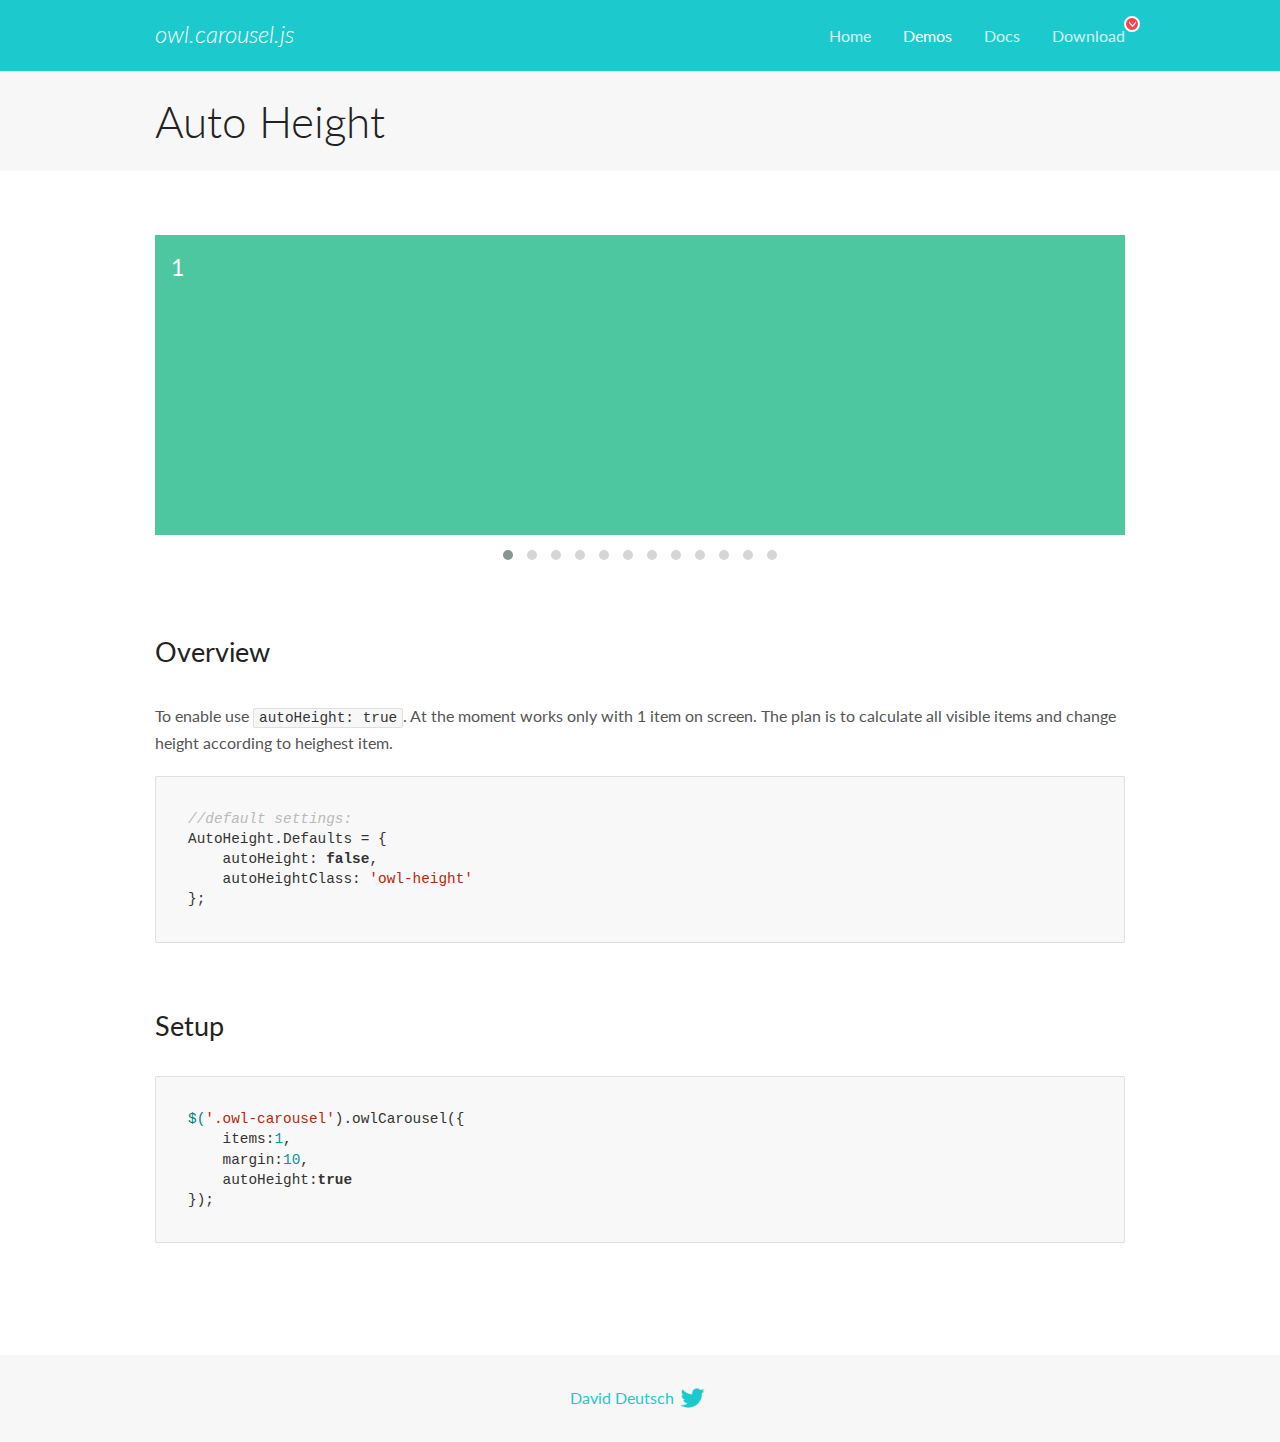
<file: OwlCarousel/docs/demos/autoheight.html>
<!DOCTYPE html>
<html lang="en">
  <head>

    <!-- head -->
    <meta charset="utf-8">
    <meta name="msapplication-tap-highlight" content="no" />
    <meta name="viewport" content="width=device-width, initial-scale=1.0" />
    <meta name="description" content="autoHeight usage demo">
    <meta name="author" content="David Deutsch">
    <title>
      Auto Height Demo | Owl Carousel | 2.3.4
    </title>

    <!-- Stylesheets -->
    <link href='https://fonts.googleapis.com/css?family=Lato:300,400,700,400italic,300italic' rel='stylesheet' type='text/css'>
    <link rel="stylesheet" href="../assets/css/docs.theme.min.css">

    <!-- Owl Stylesheets -->
    <link rel="stylesheet" href="../assets/owlcarousel/assets/owl.carousel.min.css">
    <link rel="stylesheet" href="../assets/owlcarousel/assets/owl.theme.default.min.css">

    <!-- HTML5 shim and Respond.js IE8 support of HTML5 elements and media queries -->

    <!--[if lt IE 9]>
      <script src="https://oss.maxcdn.com/libs/html5shiv/3.7.0/html5shiv.js"></script>
      <script src="https://oss.maxcdn.com/libs/respond.js/1.3.0/respond.min.js"></script>
    <![endif]-->

    <!-- Favicons -->
    <link rel="apple-touch-icon-precomposed" sizes="144x144" href="../assets/ico/apple-touch-icon-144-precomposed.png">
    <link rel="shortcut icon" href="../assets/ico/favicon.png">
    <link rel="shortcut icon" href="favicon.ico">

    <!-- Yeah i know js should not be in header. Its required for demos.-->

    <!-- javascript -->
    <script src="../assets/vendors/jquery.min.js"></script>
    <script src="../assets/owlcarousel/owl.carousel.js"></script>
  </head>
  <body>

    <!-- header -->
    <header class="header">
      <div class="row">
        <div class="large-12 columns">
          <div class="brand left">
            <h3>
              <a href="/OwlCarousel2/">owl.carousel.js</a> 
            </h3>
          </div>
          <a id="toggle-nav" class="right">
            <span></span> <span></span> <span></span> 
          </a> 
          <div class="nav-bar">
            <ul class="clearfix">
              <li> <a href="/OwlCarousel2/index.html">Home</a>  </li>
              <li class="active">
                <a href="/OwlCarousel2/demos/demos.html">Demos</a> 
              </li>
              <li> <a href="/OwlCarousel2/docs/started-welcome.html">Docs</a>  </li>
              <li>
                <a href="https://github.com/OwlCarousel2/OwlCarousel2/archive/2.3.4.zip">Download</a> 
                <span class="download"></span> 
              </li>
            </ul>
          </div>
        </div>
      </div>
    </header>

    <!-- title -->
    <section class="title">
      <div class="row">
        <div class="large-12 columns">
          <h1>Auto Height</h1>
        </div>
      </div>
    </section>

    <!--  Demos -->
    <section id="demos">
      <div class="row">
        <div class="large-12 columns">
          <div class="owl-carousel owl-theme">
            <div class="item" style="height:300px">
              <h4>1</h4>
            </div>
            <div class="item" style="height:100px">
              <h4>2</h4>
            </div>
            <div class="item" style="height:500px">
              <h4>3</h4>
            </div>
            <div class="item" style="height:250px">
              <h4>4</h4>
            </div>
            <div class="item" style="height:400px">
              <h4>5</h4>
            </div>
            <div class="item" style="height:500px">
              <h4>6</h4>
            </div>
            <div class="item" style="height:600px">
              <h4>7</h4>
            </div>
            <div class="item" style="height:400px">
              <h4>8</h4>
            </div>
            <div class="item" style="height:300px">
              <h4>9</h4>
            </div>
            <div class="item" style="height:350px">
              <h4>10</h4>
            </div>
            <div class="item" style="height:200px">
              <h4>11</h4>
            </div>
            <div class="item" style="height:150px">
              <h4>12</h4>
            </div>
          </div>
          <h3 id="overview">Overview</h3>
          <p>To enable use <code>autoHeight: true</code>. At the moment works only with 1 item on screen. The plan is to calculate all visible items and change height according to heighest item.</p>
          <pre><code>//default settings:
AutoHeight.Defaults = {
    autoHeight: false,
    autoHeightClass: &#39;owl-height&#39;
};</code></pre>
          <h3 id="setup">Setup</h3>
          <pre><code>$(&#39;.owl-carousel&#39;).owlCarousel({
    items:1,
    margin:10,
    autoHeight:true
});</code></pre>
          <script>
            $(document).ready(function() {
              $('.owl-carousel').owlCarousel({
                items: 1,
                margin: 10,
                autoHeight: true
              });
            })
          </script>
        </div>
      </div>
    </section>

    <!-- footer -->
    <footer class="footer">
      <div class="row">
        <div class="large-12 columns">
          <h5>
            <a href="/OwlCarousel2/docs/support-contact.html">David Deutsch</a> 
            <a id="custom-tweet-button" href="https://twitter.com/share?url=https://github.com/OwlCarousel2/OwlCarousel2&text=Owl Carousel - This is so awesome! " target="_blank"></a> 
          </h5>
        </div>
      </div>
    </footer>

    <!-- vendors -->
    <script src="../assets/vendors/highlight.js"></script>
    <script src="../assets/js/app.js"></script>
  </body>
</html>
</file>
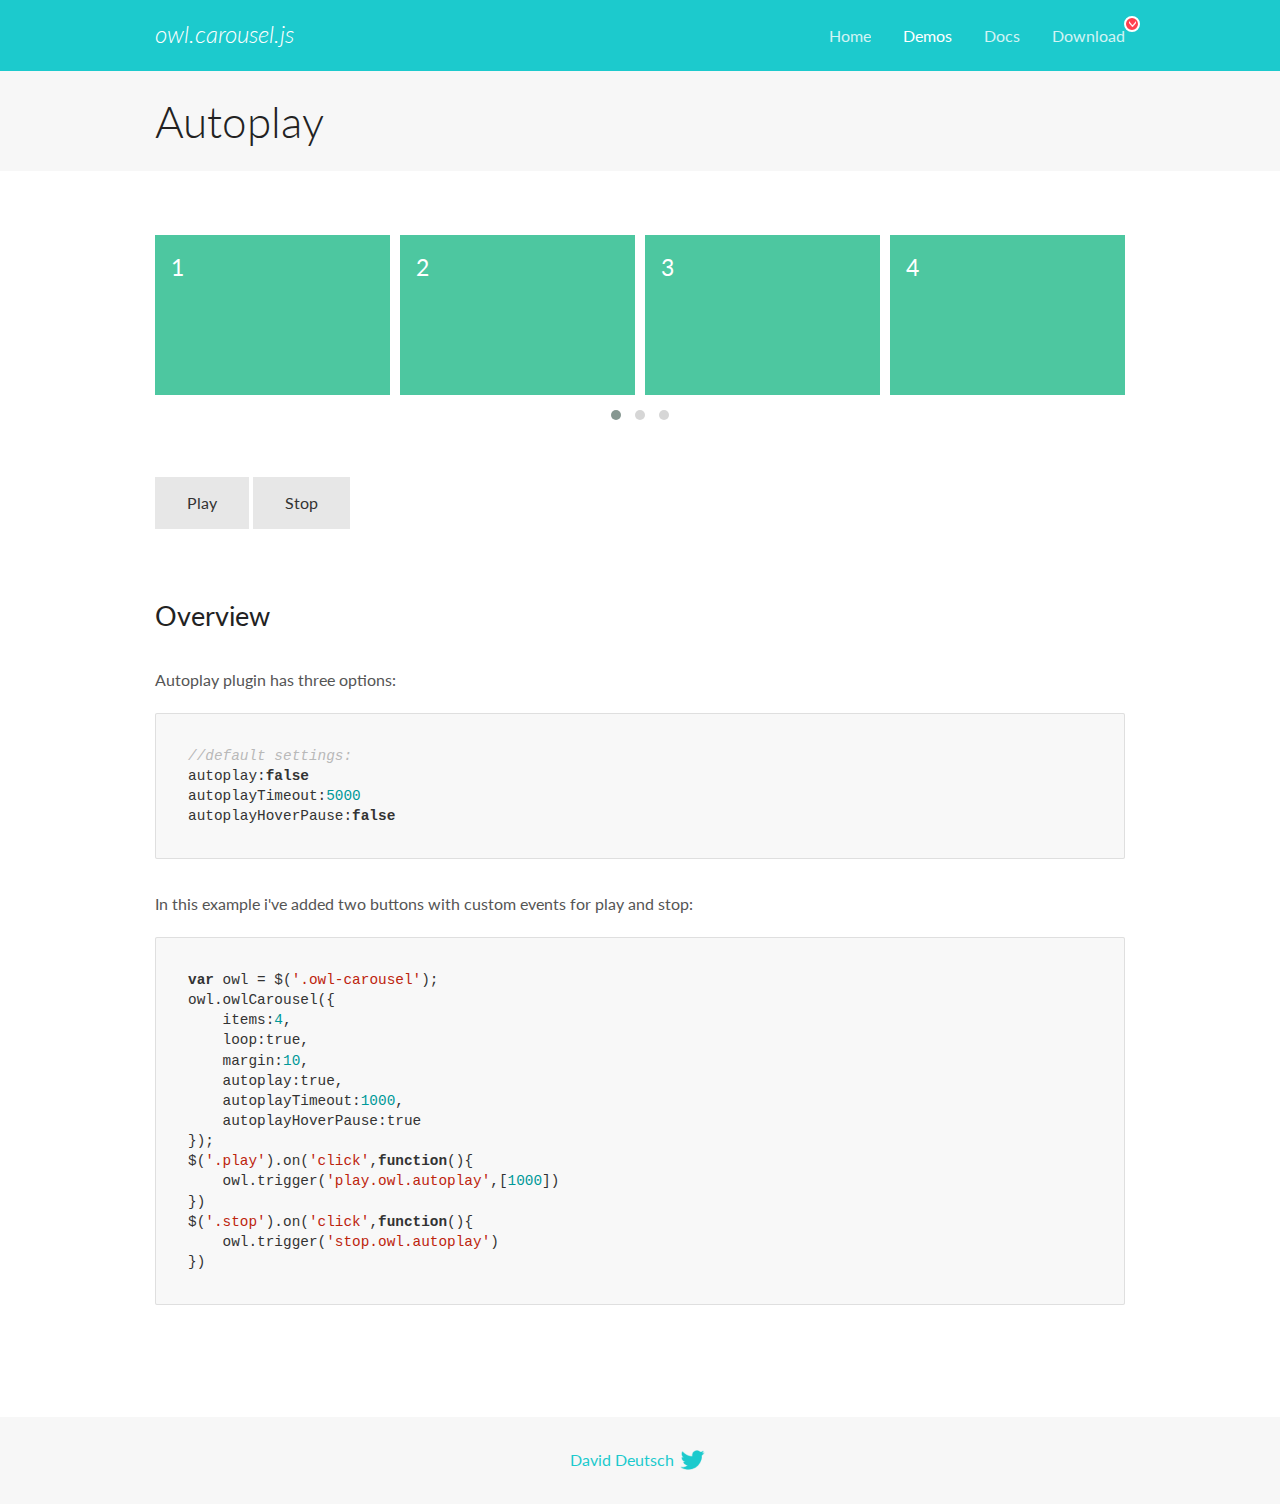
<file: OwlCarousel/docs/demos/autoplay.html>
<!DOCTYPE html>
<html lang="en">
  <head>

    <!-- head -->
    <meta charset="utf-8">
    <meta name="msapplication-tap-highlight" content="no" />
    <meta name="viewport" content="width=device-width, initial-scale=1.0" />
    <meta name="description" content="Autoplay usage demo">
    <meta name="author" content="David Deutsch">
    <title>
      Autoplay Demo | Owl Carousel | 2.3.4
    </title>

    <!-- Stylesheets -->
    <link href='https://fonts.googleapis.com/css?family=Lato:300,400,700,400italic,300italic' rel='stylesheet' type='text/css'>
    <link rel="stylesheet" href="../assets/css/docs.theme.min.css">

    <!-- Owl Stylesheets -->
    <link rel="stylesheet" href="../assets/owlcarousel/assets/owl.carousel.min.css">
    <link rel="stylesheet" href="../assets/owlcarousel/assets/owl.theme.default.min.css">

    <!-- HTML5 shim and Respond.js IE8 support of HTML5 elements and media queries -->

    <!--[if lt IE 9]>
      <script src="https://oss.maxcdn.com/libs/html5shiv/3.7.0/html5shiv.js"></script>
      <script src="https://oss.maxcdn.com/libs/respond.js/1.3.0/respond.min.js"></script>
    <![endif]-->

    <!-- Favicons -->
    <link rel="apple-touch-icon-precomposed" sizes="144x144" href="../assets/ico/apple-touch-icon-144-precomposed.png">
    <link rel="shortcut icon" href="../assets/ico/favicon.png">
    <link rel="shortcut icon" href="favicon.ico">

    <!-- Yeah i know js should not be in header. Its required for demos.-->

    <!-- javascript -->
    <script src="../assets/vendors/jquery.min.js"></script>
    <script src="../assets/owlcarousel/owl.carousel.js"></script>
  </head>
  <body>

    <!-- header -->
    <header class="header">
      <div class="row">
        <div class="large-12 columns">
          <div class="brand left">
            <h3>
              <a href="/OwlCarousel2/">owl.carousel.js</a> 
            </h3>
          </div>
          <a id="toggle-nav" class="right">
            <span></span> <span></span> <span></span> 
          </a> 
          <div class="nav-bar">
            <ul class="clearfix">
              <li> <a href="/OwlCarousel2/index.html">Home</a>  </li>
              <li class="active">
                <a href="/OwlCarousel2/demos/demos.html">Demos</a> 
              </li>
              <li> <a href="/OwlCarousel2/docs/started-welcome.html">Docs</a>  </li>
              <li>
                <a href="https://github.com/OwlCarousel2/OwlCarousel2/archive/2.3.4.zip">Download</a> 
                <span class="download"></span> 
              </li>
            </ul>
          </div>
        </div>
      </div>
    </header>

    <!-- title -->
    <section class="title">
      <div class="row">
        <div class="large-12 columns">
          <h1>Autoplay</h1>
        </div>
      </div>
    </section>

    <!--  Demos -->
    <section id="demos">
      <div class="row">
        <div class="large-12 columns">
          <div class="owl-carousel owl-theme">
            <div class="item">
              <h4>1</h4>
            </div>
            <div class="item">
              <h4>2</h4>
            </div>
            <div class="item">
              <h4>3</h4>
            </div>
            <div class="item">
              <h4>4</h4>
            </div>
            <div class="item">
              <h4>5</h4>
            </div>
            <div class="item">
              <h4>6</h4>
            </div>
            <div class="item">
              <h4>7</h4>
            </div>
            <div class="item">
              <h4>8</h4>
            </div>
            <div class="item">
              <h4>9</h4>
            </div>
            <div class="item">
              <h4>10</h4>
            </div>
            <div class="item">
              <h4>11</h4>
            </div>
            <div class="item">
              <h4>12</h4>
            </div>
          </div>
          <a class="button secondary play">Play</a> 
          <a class="button secondary stop">Stop</a> 
          <h3 id="overview">Overview</h3>
          <p>Autoplay plugin has three options:</p>
          <pre><code>//default settings:
autoplay:false
autoplayTimeout:5000
autoplayHoverPause:false</code></pre>
          <p>In this example i&#39;ve added two buttons with custom events for play and stop:</p>
          <pre><code>var owl = $(&#39;.owl-carousel&#39;);
owl.owlCarousel({
    items:4,
    loop:true,
    margin:10,
    autoplay:true,
    autoplayTimeout:1000,
    autoplayHoverPause:true
});
$(&#39;.play&#39;).on(&#39;click&#39;,function(){
    owl.trigger(&#39;play.owl.autoplay&#39;,[1000])
})
$(&#39;.stop&#39;).on(&#39;click&#39;,function(){
    owl.trigger(&#39;stop.owl.autoplay&#39;)
})</code></pre>
          <script>
            $(document).ready(function() {
              var owl = $('.owl-carousel');
              owl.owlCarousel({
                items: 4,
                loop: true,
                margin: 10,
                autoplay: true,
                autoplayTimeout: 1000,
                autoplayHoverPause: true
              });
              $('.play').on('click', function() {
                owl.trigger('play.owl.autoplay', [1000])
              })
              $('.stop').on('click', function() {
                owl.trigger('stop.owl.autoplay')
              })
            })
          </script>
        </div>
      </div>
    </section>

    <!-- footer -->
    <footer class="footer">
      <div class="row">
        <div class="large-12 columns">
          <h5>
            <a href="/OwlCarousel2/docs/support-contact.html">David Deutsch</a> 
            <a id="custom-tweet-button" href="https://twitter.com/share?url=https://github.com/OwlCarousel2/OwlCarousel2&text=Owl Carousel - This is so awesome! " target="_blank"></a> 
          </h5>
        </div>
      </div>
    </footer>

    <!-- vendors -->
    <script src="../assets/vendors/highlight.js"></script>
    <script src="../assets/js/app.js"></script>
  </body>
</html>
</file>
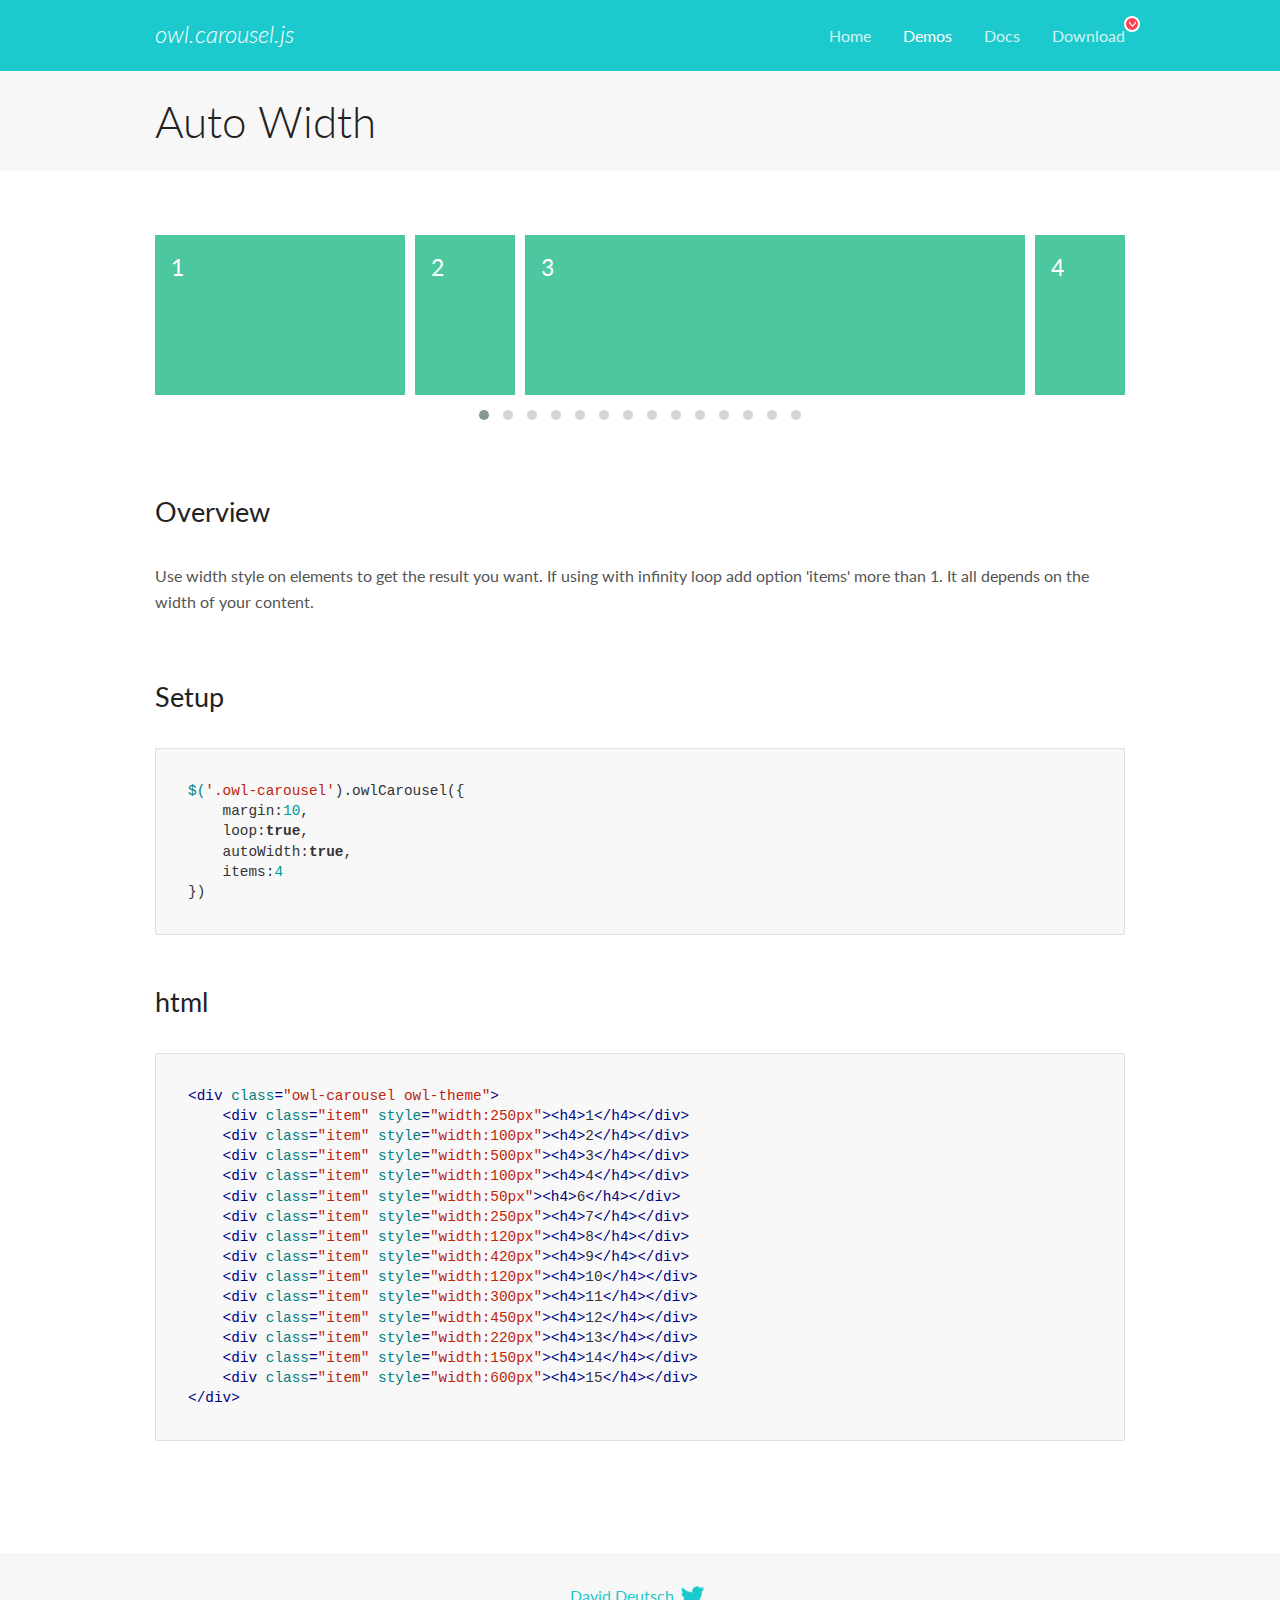
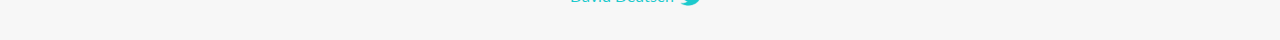
<file: OwlCarousel/docs/demos/autowidth.html>
<!DOCTYPE html>
<html lang="en">
  <head>

    <!-- head -->
    <meta charset="utf-8">
    <meta name="msapplication-tap-highlight" content="no" />
    <meta name="viewport" content="width=device-width, initial-scale=1.0" />
    <meta name="description" content="Auto Width">
    <meta name="author" content="David Deutsch">
    <title>
      Auto Width Demo | Owl Carousel | 2.3.4
    </title>

    <!-- Stylesheets -->
    <link href='https://fonts.googleapis.com/css?family=Lato:300,400,700,400italic,300italic' rel='stylesheet' type='text/css'>
    <link rel="stylesheet" href="../assets/css/docs.theme.min.css">

    <!-- Owl Stylesheets -->
    <link rel="stylesheet" href="../assets/owlcarousel/assets/owl.carousel.min.css">
    <link rel="stylesheet" href="../assets/owlcarousel/assets/owl.theme.default.min.css">

    <!-- HTML5 shim and Respond.js IE8 support of HTML5 elements and media queries -->

    <!--[if lt IE 9]>
      <script src="https://oss.maxcdn.com/libs/html5shiv/3.7.0/html5shiv.js"></script>
      <script src="https://oss.maxcdn.com/libs/respond.js/1.3.0/respond.min.js"></script>
    <![endif]-->

    <!-- Favicons -->
    <link rel="apple-touch-icon-precomposed" sizes="144x144" href="../assets/ico/apple-touch-icon-144-precomposed.png">
    <link rel="shortcut icon" href="../assets/ico/favicon.png">
    <link rel="shortcut icon" href="favicon.ico">

    <!-- Yeah i know js should not be in header. Its required for demos.-->

    <!-- javascript -->
    <script src="../assets/vendors/jquery.min.js"></script>
    <script src="../assets/owlcarousel/owl.carousel.js"></script>
  </head>
  <body>

    <!-- header -->
    <header class="header">
      <div class="row">
        <div class="large-12 columns">
          <div class="brand left">
            <h3>
              <a href="/OwlCarousel2/">owl.carousel.js</a> 
            </h3>
          </div>
          <a id="toggle-nav" class="right">
            <span></span> <span></span> <span></span> 
          </a> 
          <div class="nav-bar">
            <ul class="clearfix">
              <li> <a href="/OwlCarousel2/index.html">Home</a>  </li>
              <li class="active">
                <a href="/OwlCarousel2/demos/demos.html">Demos</a> 
              </li>
              <li> <a href="/OwlCarousel2/docs/started-welcome.html">Docs</a>  </li>
              <li>
                <a href="https://github.com/OwlCarousel2/OwlCarousel2/archive/2.3.4.zip">Download</a> 
                <span class="download"></span> 
              </li>
            </ul>
          </div>
        </div>
      </div>
    </header>

    <!-- title -->
    <section class="title">
      <div class="row">
        <div class="large-12 columns">
          <h1>Auto Width</h1>
        </div>
      </div>
    </section>

    <!--  Demos -->
    <section id="demos">
      <div class="row">
        <div class="large-12 columns">
          <div class="owl-carousel owl-theme">
            <div class="item" style="width:250px">
              <h4>1</h4>
            </div>
            <div class="item" style="width:100px">
              <h4>2</h4>
            </div>
            <div class="item" style="width:500px">
              <h4>3</h4>
            </div>
            <div class="item" style="width:100px">
              <h4>4</h4>
            </div>
            <div class="item" style="width:50px">
              <h4>6</h4>
            </div>
            <div class="item" style="width:250px">
              <h4>7</h4>
            </div>
            <div class="item" style="width:120px">
              <h4>8</h4>
            </div>
            <div class="item" style="width:420px">
              <h4>9</h4>
            </div>
            <div class="item" style="width:120px">
              <h4>10</h4>
            </div>
            <div class="item" style="width:300px">
              <h4>11</h4>
            </div>
            <div class="item" style="width:450px">
              <h4>12</h4>
            </div>
            <div class="item" style="width:220px">
              <h4>13</h4>
            </div>
            <div class="item" style="width:150px">
              <h4>14</h4>
            </div>
            <div class="item" style="width:600px">
              <h4>15</h4>
            </div>
          </div>
          <h3 id="overview">Overview</h3>
          <p>Use width style on elements to get the result you want. If using with infinity loop add option &#39;items&#39; more than 1. It all depends on the width of your content.</p>
          <h3 id="setup">Setup</h3>
          <pre><code>$(&#39;.owl-carousel&#39;).owlCarousel({
    margin:10,
    loop:true,
    autoWidth:true,
    items:4
})</code></pre>
          <h3 id="html">html</h3>
          <pre><code>&lt;div class=&quot;owl-carousel owl-theme&quot;&gt;
    &lt;div class=&quot;item&quot; style=&quot;width:250px&quot;&gt;&lt;h4&gt;1&lt;/h4&gt;&lt;/div&gt;
    &lt;div class=&quot;item&quot; style=&quot;width:100px&quot;&gt;&lt;h4&gt;2&lt;/h4&gt;&lt;/div&gt;
    &lt;div class=&quot;item&quot; style=&quot;width:500px&quot;&gt;&lt;h4&gt;3&lt;/h4&gt;&lt;/div&gt;
    &lt;div class=&quot;item&quot; style=&quot;width:100px&quot;&gt;&lt;h4&gt;4&lt;/h4&gt;&lt;/div&gt;
    &lt;div class=&quot;item&quot; style=&quot;width:50px&quot;&gt;&lt;h4&gt;6&lt;/h4&gt;&lt;/div&gt;
    &lt;div class=&quot;item&quot; style=&quot;width:250px&quot;&gt;&lt;h4&gt;7&lt;/h4&gt;&lt;/div&gt;
    &lt;div class=&quot;item&quot; style=&quot;width:120px&quot;&gt;&lt;h4&gt;8&lt;/h4&gt;&lt;/div&gt;
    &lt;div class=&quot;item&quot; style=&quot;width:420px&quot;&gt;&lt;h4&gt;9&lt;/h4&gt;&lt;/div&gt;
    &lt;div class=&quot;item&quot; style=&quot;width:120px&quot;&gt;&lt;h4&gt;10&lt;/h4&gt;&lt;/div&gt;
    &lt;div class=&quot;item&quot; style=&quot;width:300px&quot;&gt;&lt;h4&gt;11&lt;/h4&gt;&lt;/div&gt;
    &lt;div class=&quot;item&quot; style=&quot;width:450px&quot;&gt;&lt;h4&gt;12&lt;/h4&gt;&lt;/div&gt;
    &lt;div class=&quot;item&quot; style=&quot;width:220px&quot;&gt;&lt;h4&gt;13&lt;/h4&gt;&lt;/div&gt;
    &lt;div class=&quot;item&quot; style=&quot;width:150px&quot;&gt;&lt;h4&gt;14&lt;/h4&gt;&lt;/div&gt;
    &lt;div class=&quot;item&quot; style=&quot;width:600px&quot;&gt;&lt;h4&gt;15&lt;/h4&gt;&lt;/div&gt;
&lt;/div&gt;</code></pre>
          <script>
            $(document).ready(function() {
              $('.owl-carousel').owlCarousel({
                margin: 10,
                loop: true,
                autoWidth: true,
                items: 4
              })
            })
          </script>
        </div>
      </div>
    </section>

    <!-- footer -->
    <footer class="footer">
      <div class="row">
        <div class="large-12 columns">
          <h5>
            <a href="/OwlCarousel2/docs/support-contact.html">David Deutsch</a> 
            <a id="custom-tweet-button" href="https://twitter.com/share?url=https://github.com/OwlCarousel2/OwlCarousel2&text=Owl Carousel - This is so awesome! " target="_blank"></a> 
          </h5>
        </div>
      </div>
    </footer>

    <!-- vendors -->
    <script src="../assets/vendors/highlight.js"></script>
    <script src="../assets/js/app.js"></script>
  </body>
</html>
</file>
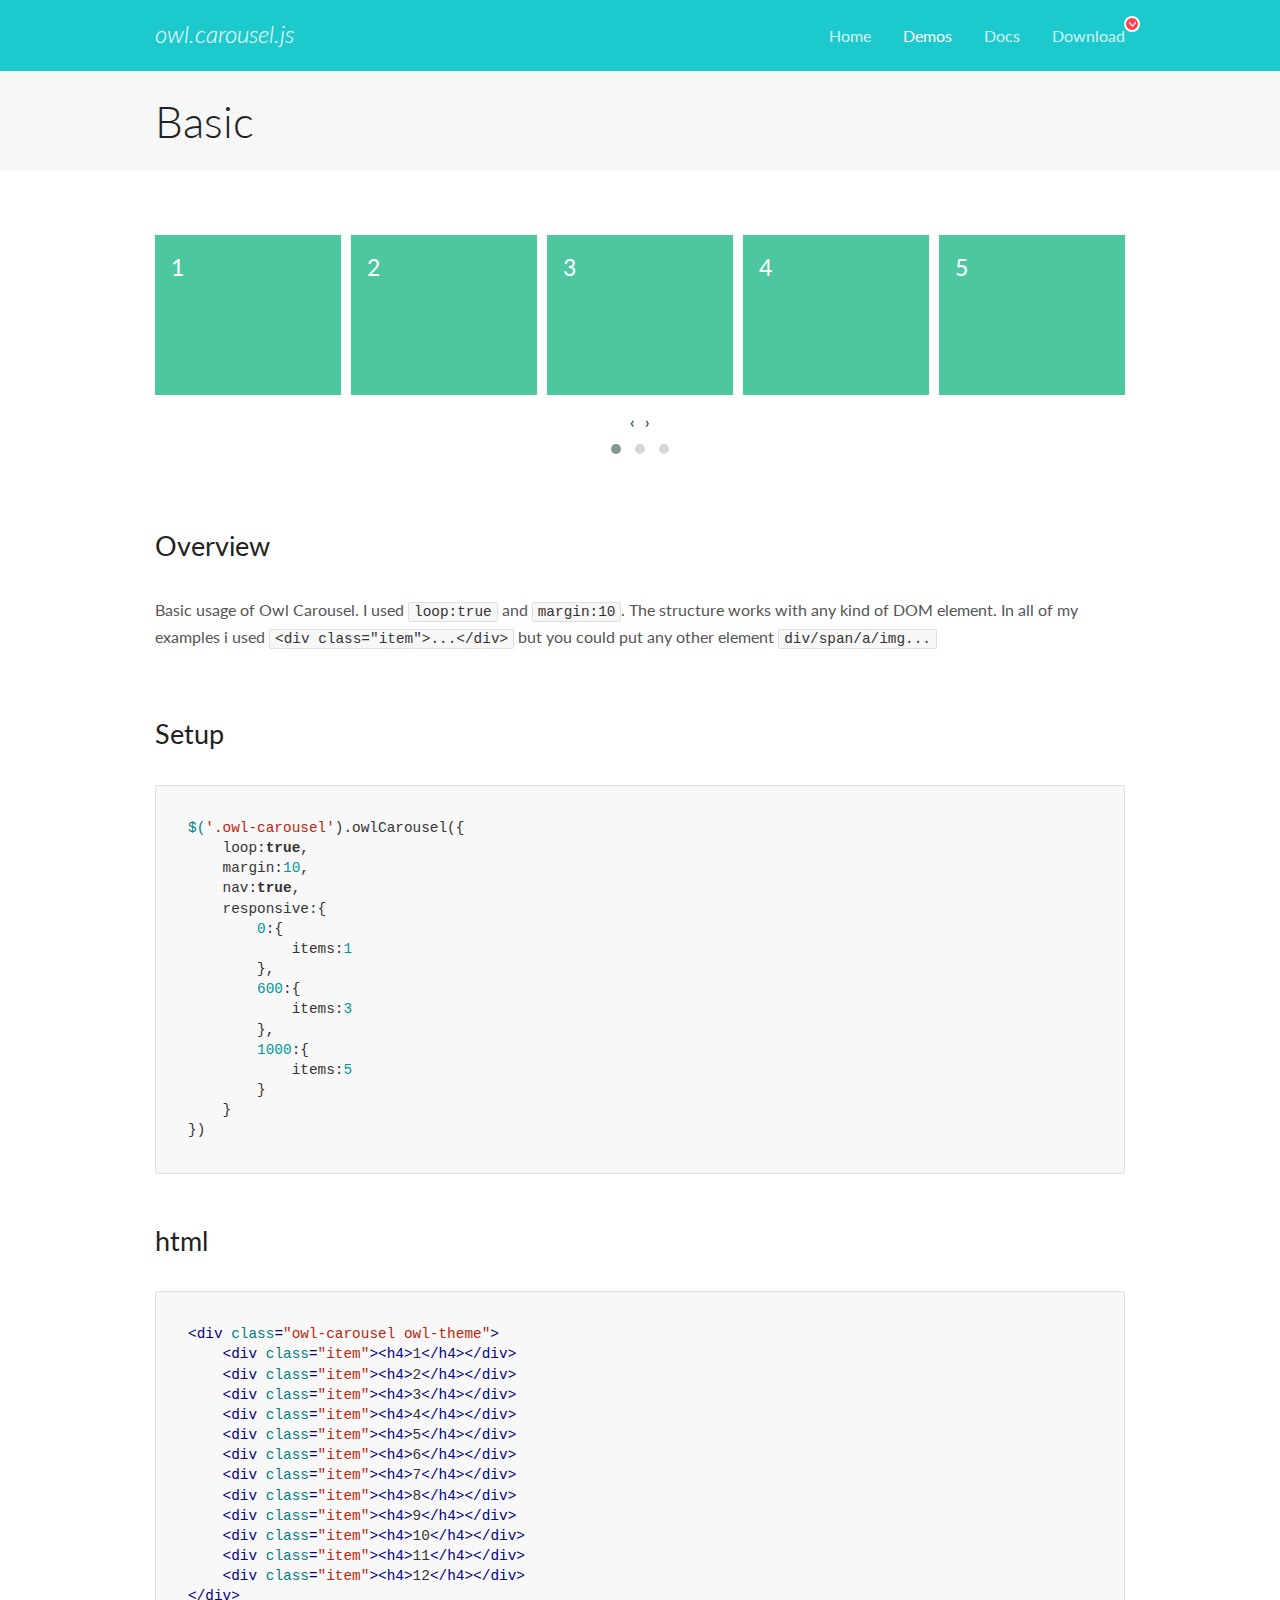
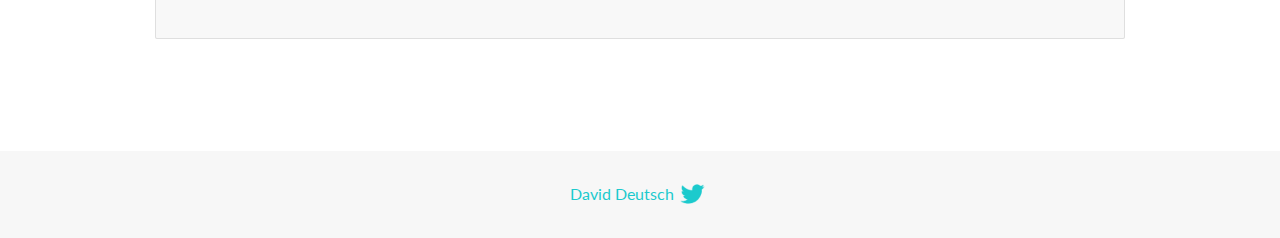
<file: OwlCarousel/docs/demos/basic.html>
<!DOCTYPE html>
<html lang="en">
  <head>

    <!-- head -->
    <meta charset="utf-8">
    <meta name="msapplication-tap-highlight" content="no" />
    <meta name="viewport" content="width=device-width, initial-scale=1.0" />
    <meta name="description" content="Basic usage demo">
    <meta name="author" content="David Deutsch">
    <title>
      Basic Demo | Owl Carousel | 2.3.4
    </title>

    <!-- Stylesheets -->
    <link href='https://fonts.googleapis.com/css?family=Lato:300,400,700,400italic,300italic' rel='stylesheet' type='text/css'>
    <link rel="stylesheet" href="../assets/css/docs.theme.min.css">

    <!-- Owl Stylesheets -->
    <link rel="stylesheet" href="../assets/owlcarousel/assets/owl.carousel.min.css">
    <link rel="stylesheet" href="../assets/owlcarousel/assets/owl.theme.default.min.css">

    <!-- HTML5 shim and Respond.js IE8 support of HTML5 elements and media queries -->

    <!--[if lt IE 9]>
      <script src="https://oss.maxcdn.com/libs/html5shiv/3.7.0/html5shiv.js"></script>
      <script src="https://oss.maxcdn.com/libs/respond.js/1.3.0/respond.min.js"></script>
    <![endif]-->

    <!-- Favicons -->
    <link rel="apple-touch-icon-precomposed" sizes="144x144" href="../assets/ico/apple-touch-icon-144-precomposed.png">
    <link rel="shortcut icon" href="../assets/ico/favicon.png">
    <link rel="shortcut icon" href="favicon.ico">

    <!-- Yeah i know js should not be in header. Its required for demos.-->

    <!-- javascript -->
    <script src="../assets/vendors/jquery.min.js"></script>
    <script src="../assets/owlcarousel/owl.carousel.js"></script>
  </head>
  <body>

    <!-- header -->
    <header class="header">
      <div class="row">
        <div class="large-12 columns">
          <div class="brand left">
            <h3>
              <a href="/OwlCarousel2/">owl.carousel.js</a> 
            </h3>
          </div>
          <a id="toggle-nav" class="right">
            <span></span> <span></span> <span></span> 
          </a> 
          <div class="nav-bar">
            <ul class="clearfix">
              <li> <a href="/OwlCarousel2/index.html">Home</a>  </li>
              <li class="active">
                <a href="/OwlCarousel2/demos/demos.html">Demos</a> 
              </li>
              <li> <a href="/OwlCarousel2/docs/started-welcome.html">Docs</a>  </li>
              <li>
                <a href="https://github.com/OwlCarousel2/OwlCarousel2/archive/2.3.4.zip">Download</a> 
                <span class="download"></span> 
              </li>
            </ul>
          </div>
        </div>
      </div>
    </header>

    <!-- title -->
    <section class="title">
      <div class="row">
        <div class="large-12 columns">
          <h1>Basic</h1>
        </div>
      </div>
    </section>

    <!--  Demos -->
    <section id="demos">
      <div class="row">
        <div class="large-12 columns">
          <div class="owl-carousel owl-theme">
            <div class="item">
              <h4>1</h4>
            </div>
            <div class="item">
              <h4>2</h4>
            </div>
            <div class="item">
              <h4>3</h4>
            </div>
            <div class="item">
              <h4>4</h4>
            </div>
            <div class="item">
              <h4>5</h4>
            </div>
            <div class="item">
              <h4>6</h4>
            </div>
            <div class="item">
              <h4>7</h4>
            </div>
            <div class="item">
              <h4>8</h4>
            </div>
            <div class="item">
              <h4>9</h4>
            </div>
            <div class="item">
              <h4>10</h4>
            </div>
            <div class="item">
              <h4>11</h4>
            </div>
            <div class="item">
              <h4>12</h4>
            </div>
          </div>
          <h3 id="overview">Overview</h3>
          <p>Basic usage of Owl Carousel. I used <code>loop:true</code> and <code>margin:10</code>. The structure works with any kind of DOM element. In all of my examples i used <code>&lt;div class=&quot;item&quot;&gt;...&lt;/div&gt;</code> but you could
            put any other element <code>div/span/a/img...</code></p>
          <h3 id="setup">Setup</h3>
          <pre><code>$(&#39;.owl-carousel&#39;).owlCarousel({
    loop:true,
    margin:10,
    nav:true,
    responsive:{
        0:{
            items:1
        },
        600:{
            items:3
        },
        1000:{
            items:5
        }
    }
})</code></pre>
          <h3 id="html">html</h3>
          <pre><code>&lt;div class=&quot;owl-carousel owl-theme&quot;&gt;
    &lt;div class=&quot;item&quot;&gt;&lt;h4&gt;1&lt;/h4&gt;&lt;/div&gt;
    &lt;div class=&quot;item&quot;&gt;&lt;h4&gt;2&lt;/h4&gt;&lt;/div&gt;
    &lt;div class=&quot;item&quot;&gt;&lt;h4&gt;3&lt;/h4&gt;&lt;/div&gt;
    &lt;div class=&quot;item&quot;&gt;&lt;h4&gt;4&lt;/h4&gt;&lt;/div&gt;
    &lt;div class=&quot;item&quot;&gt;&lt;h4&gt;5&lt;/h4&gt;&lt;/div&gt;
    &lt;div class=&quot;item&quot;&gt;&lt;h4&gt;6&lt;/h4&gt;&lt;/div&gt;
    &lt;div class=&quot;item&quot;&gt;&lt;h4&gt;7&lt;/h4&gt;&lt;/div&gt;
    &lt;div class=&quot;item&quot;&gt;&lt;h4&gt;8&lt;/h4&gt;&lt;/div&gt;
    &lt;div class=&quot;item&quot;&gt;&lt;h4&gt;9&lt;/h4&gt;&lt;/div&gt;
    &lt;div class=&quot;item&quot;&gt;&lt;h4&gt;10&lt;/h4&gt;&lt;/div&gt;
    &lt;div class=&quot;item&quot;&gt;&lt;h4&gt;11&lt;/h4&gt;&lt;/div&gt;
    &lt;div class=&quot;item&quot;&gt;&lt;h4&gt;12&lt;/h4&gt;&lt;/div&gt;
&lt;/div&gt;</code></pre>
          <script>
            $(document).ready(function() {
              var owl = $('.owl-carousel');
              owl.owlCarousel({
                margin: 10,
                nav: true,
                loop: true,
                responsive: {
                  0: {
                    items: 1
                  },
                  600: {
                    items: 3
                  },
                  1000: {
                    items: 5
                  }
                }
              })
            })
          </script>
        </div>
      </div>
    </section>

    <!-- footer -->
    <footer class="footer">
      <div class="row">
        <div class="large-12 columns">
          <h5>
            <a href="/OwlCarousel2/docs/support-contact.html">David Deutsch</a> 
            <a id="custom-tweet-button" href="https://twitter.com/share?url=https://github.com/OwlCarousel2/OwlCarousel2&text=Owl Carousel - This is so awesome! " target="_blank"></a> 
          </h5>
        </div>
      </div>
    </footer>

    <!-- vendors -->
    <script src="../assets/vendors/highlight.js"></script>
    <script src="../assets/js/app.js"></script>
  </body>
</html>
</file>
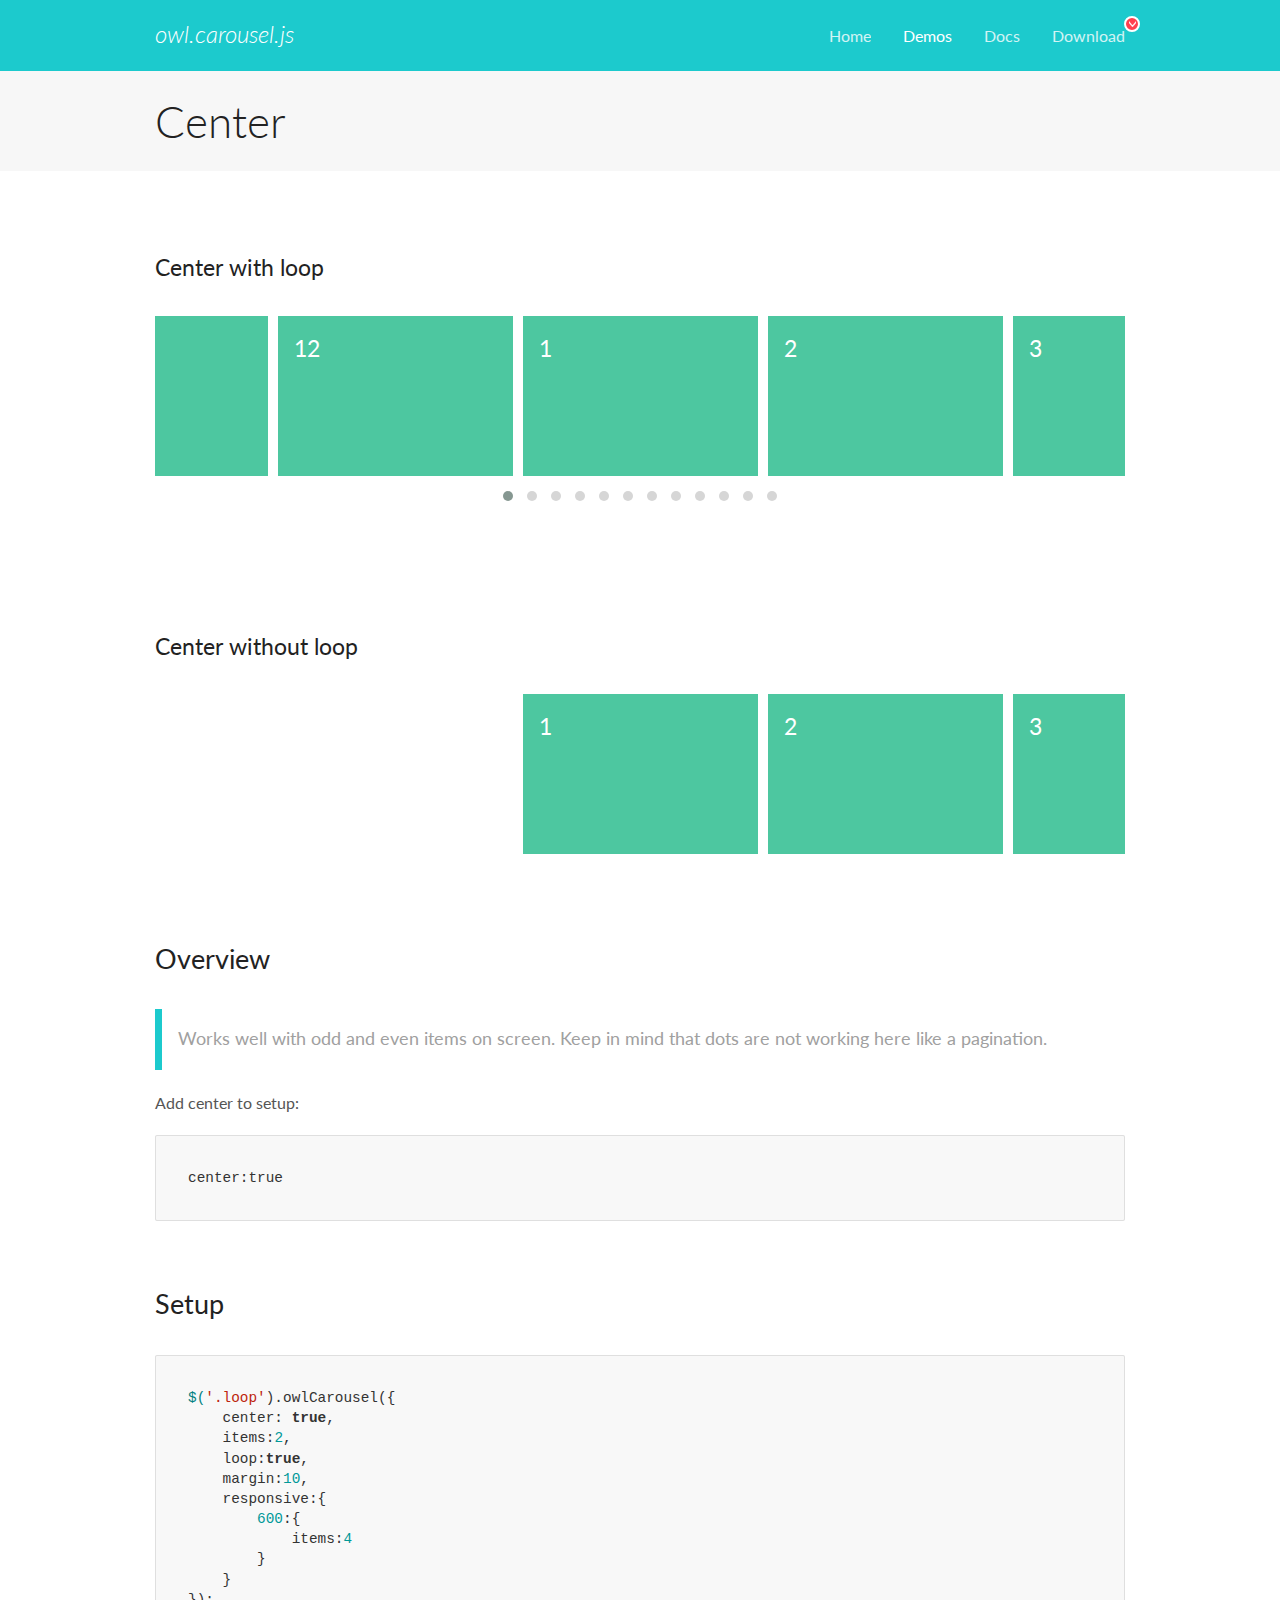
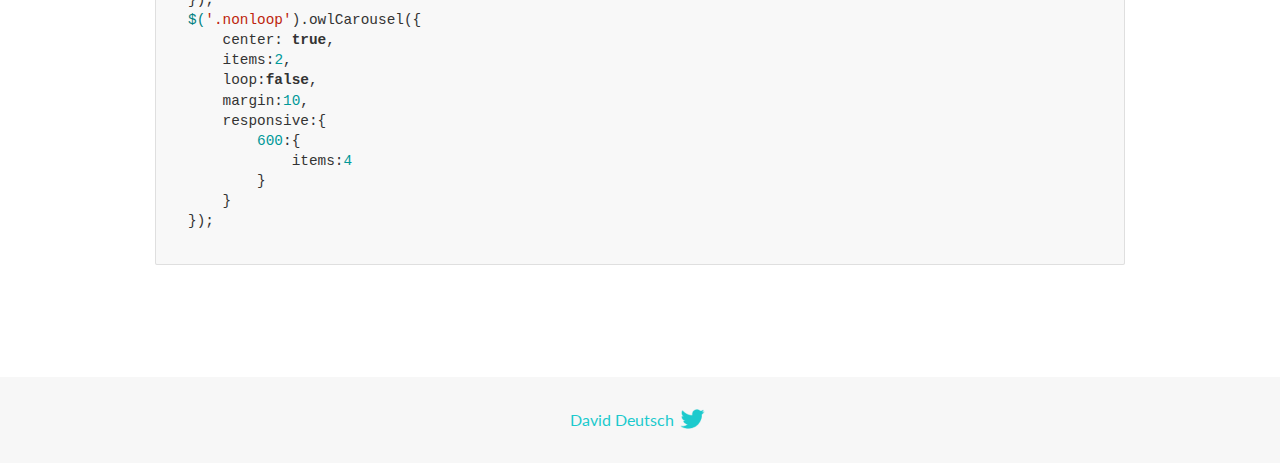
<file: OwlCarousel/docs/demos/center.html>
<!DOCTYPE html>
<html lang="en">
  <head>

    <!-- head -->
    <meta charset="utf-8">
    <meta name="msapplication-tap-highlight" content="no" />
    <meta name="viewport" content="width=device-width, initial-scale=1.0" />
    <meta name="description" content="Center carousel">
    <meta name="author" content="David Deutsch">
    <title>
      Center Demo | Owl Carousel | 2.3.4
    </title>

    <!-- Stylesheets -->
    <link href='https://fonts.googleapis.com/css?family=Lato:300,400,700,400italic,300italic' rel='stylesheet' type='text/css'>
    <link rel="stylesheet" href="../assets/css/docs.theme.min.css">

    <!-- Owl Stylesheets -->
    <link rel="stylesheet" href="../assets/owlcarousel/assets/owl.carousel.min.css">
    <link rel="stylesheet" href="../assets/owlcarousel/assets/owl.theme.default.min.css">

    <!-- HTML5 shim and Respond.js IE8 support of HTML5 elements and media queries -->

    <!--[if lt IE 9]>
      <script src="https://oss.maxcdn.com/libs/html5shiv/3.7.0/html5shiv.js"></script>
      <script src="https://oss.maxcdn.com/libs/respond.js/1.3.0/respond.min.js"></script>
    <![endif]-->

    <!-- Favicons -->
    <link rel="apple-touch-icon-precomposed" sizes="144x144" href="../assets/ico/apple-touch-icon-144-precomposed.png">
    <link rel="shortcut icon" href="../assets/ico/favicon.png">
    <link rel="shortcut icon" href="favicon.ico">

    <!-- Yeah i know js should not be in header. Its required for demos.-->

    <!-- javascript -->
    <script src="../assets/vendors/jquery.min.js"></script>
    <script src="../assets/owlcarousel/owl.carousel.js"></script>
  </head>
  <body>

    <!-- header -->
    <header class="header">
      <div class="row">
        <div class="large-12 columns">
          <div class="brand left">
            <h3>
              <a href="/OwlCarousel2/">owl.carousel.js</a> 
            </h3>
          </div>
          <a id="toggle-nav" class="right">
            <span></span> <span></span> <span></span> 
          </a> 
          <div class="nav-bar">
            <ul class="clearfix">
              <li> <a href="/OwlCarousel2/index.html">Home</a>  </li>
              <li class="active">
                <a href="/OwlCarousel2/demos/demos.html">Demos</a> 
              </li>
              <li> <a href="/OwlCarousel2/docs/started-welcome.html">Docs</a>  </li>
              <li>
                <a href="https://github.com/OwlCarousel2/OwlCarousel2/archive/2.3.4.zip">Download</a> 
                <span class="download"></span> 
              </li>
            </ul>
          </div>
        </div>
      </div>
    </header>

    <!-- title -->
    <section class="title">
      <div class="row">
        <div class="large-12 columns">
          <h1>Center</h1>
        </div>
      </div>
    </section>

    <!--  Demos -->
    <section id="demos">
      <div class="row">
        <div class="large-12 columns">
          <h4 id="center-with-loop">Center with loop</h4>
          <div class="loop owl-carousel owl-theme">
            <div class="item">
              <h4>1</h4>
            </div>
            <div class="item">
              <h4>2</h4>
            </div>
            <div class="item">
              <h4>3</h4>
            </div>
            <div class="item">
              <h4>4</h4>
            </div>
            <div class="item">
              <h4>5</h4>
            </div>
            <div class="item">
              <h4>6</h4>
            </div>
            <div class="item">
              <h4>7</h4>
            </div>
            <div class="item">
              <h4>8</h4>
            </div>
            <div class="item">
              <h4>9</h4>
            </div>
            <div class="item">
              <h4>10</h4>
            </div>
            <div class="item">
              <h4>11</h4>
            </div>
            <div class="item">
              <h4>12</h4>
            </div>
          </div>
          <br>
          <h4 id="center-without-loop">Center without loop</h4>
          <div class="nonloop owl-carousel">
            <div class="item">
              <h4>1</h4>
            </div>
            <div class="item">
              <h4>2</h4>
            </div>
            <div class="item">
              <h4>3</h4>
            </div>
            <div class="item">
              <h4>4</h4>
            </div>
            <div class="item">
              <h4>5</h4>
            </div>
            <div class="item">
              <h4>6</h4>
            </div>
            <div class="item">
              <h4>7</h4>
            </div>
            <div class="item">
              <h4>8</h4>
            </div>
            <div class="item">
              <h4>9</h4>
            </div>
            <div class="item">
              <h4>10</h4>
            </div>
            <div class="item">
              <h4>11</h4>
            </div>
            <div class="item">
              <h4>12</h4>
            </div>
          </div>
          <h3 id="overview">Overview</h3>
          <blockquote>
            <p>Works well with odd and even items on screen. Keep in mind that dots are not working here like a pagination.</p>
          </blockquote>
          <p>Add center to setup:</p>
          <pre><code>center:true</code></pre>
          <h3 id="setup">Setup</h3>
          <pre><code>$(&#39;.loop&#39;).owlCarousel({
    center: true,
    items:2,
    loop:true,
    margin:10,
    responsive:{
        600:{
            items:4
        }
    }
});
$(&#39;.nonloop&#39;).owlCarousel({
    center: true,
    items:2,
    loop:false,
    margin:10,
    responsive:{
        600:{
            items:4
        }
    }
});</code></pre>
          <script>
            jQuery(document).ready(function($) {
              $('.loop').owlCarousel({
                center: true,
                items: 2,
                loop: true,
                margin: 10,
                responsive: {
                  600: {
                    items: 4
                  }
                }
              });
              $('.nonloop').owlCarousel({
                center: true,
                items: 2,
                loop: false,
                margin: 10,
                responsive: {
                  600: {
                    items: 4
                  }
                }
              });
            });
          </script>
        </div>
      </div>
    </section>

    <!-- footer -->
    <footer class="footer">
      <div class="row">
        <div class="large-12 columns">
          <h5>
            <a href="/OwlCarousel2/docs/support-contact.html">David Deutsch</a> 
            <a id="custom-tweet-button" href="https://twitter.com/share?url=https://github.com/OwlCarousel2/OwlCarousel2&text=Owl Carousel - This is so awesome! " target="_blank"></a> 
          </h5>
        </div>
      </div>
    </footer>

    <!-- vendors -->
    <script src="../assets/vendors/highlight.js"></script>
    <script src="../assets/js/app.js"></script>
  </body>
</html>
</file>
<file: css/home.css>
.carousel {
  margin: 10px 0 0 0;
}

.carousel-caption {
  text-align: start !important;
  bottom: 3rem !important;
  right: 50% !important;
}

.carousel-caption h5 {
  color: #fff;
  font-family: Poppins;
  font-size: 64px;
  font-weight: 700;
}

.carousel-caption p {
  color: #fff;
  font-family: Poppins;
  font-size: 15px;
  font-weight: 700;
}

.carousel-indicators {
  margin-left: 15% !important;
  justify-content: start !important;
  display: block !important;
}

.dots {
  width: 10px !important;
  height: 10px !important;
  border-radius: 50%;
}

.carousel-indicators .active {
  border: 2px solid #ce4747 !important;
}

.boss__teachers {
  display: flex;
  text-align: center;
  margin: 20px 0 60px 0;
}

.boss__teachers img {
  width: 400px;
}

.boss__teachers h1 {
  color: #000;
  font-family: Poppins;
  margin: 0;
  font-size: 48px;
  font-weight: 700;
  letter-spacing: 2.4px;
}

.boss__teachers p {
  color: #000;
  font-family: Poppins;
  margin: 0;
  font-size: 20px;
  font-weight: 500;
}

.teacher__yulduz,
.teacher__rozimurod {
  margin-top: 80px;
}

/* .location__map iframe {
  margin: 0 50px 0 50px;
} */

.contact__form {
  text-align: center;
  margin: 60px 0 60px 0;
}

.contact__form form input {
  width: 300px;
  padding: 10px;
  outline: none;
  border: 1px solid #3669cc;
  margin: 0 30px 0 0;
  height: 50px;
}

.contact__form form button {
  width: 150px;
  border: none;
  color: #000;
  font-family: Poppins;
  font-size: 15px;
  border: 1px solid #3669cc;
  font-weight: 400;
  background: transparent;
  transition: color 0.3s ease-in-out, box-shadow 0.3s ease-in-out;
  height: 50px;
}

.contact__form form button:hover {
  box-shadow: inset -37px 37px 37px 37px #3669cc;
  color: white;
  transition: 0.5s;
}

.footer {
  max-width: 1440px;
  height: 320px;
  background: #3669cc;
  padding: 40px 0 0 0;
}

.footer__top {
  display: flex;
  gap: 40px;
  padding-left: 100px;
}

.footer__links ul li {
  list-style: none;
  padding: 0 0 20px 0;
}

.footer__links a {
  text-decoration: none;
  color: #fff;
  font-family: Poppins;
  font-size: 14px;
  font-weight: 500;
}

.footer__about-email,
.footer__about-location,
.footer__about-phone {
  display: flex;
  gap: 5px;
}

.footer__about-email a,
.footer__about-location a,
.footer__about-phone a {
  text-decoration: none;
  color: #fff;
  font-family: Poppins;
  font-size: 12px;
  font-weight: 500;
}

.footer__about-email p,
.footer__about-location p,
.footer__about-phone p {
  margin-top: 10px;
}

.footer__new-classes {
  color: #fff;
  font-family: Poppins;
}

.footer__new-classes h3 {
  font-size: 20px;
  font-weight: 500;
  margin: 0 0 10px 0;
}

.footer__new-classes p {
  margin: 0;
}

.footer__new-classes p a {
  font-family: Poppins;
  font-size: 15px;
  color: #fff;
  font-weight: 400;
  text-decoration: none;
}

.footer__social {
  margin: 170px 0 0 100px;
}

.copyright {
  text-align: center;
  padding-top: 5px;
  color: #fff;
}

.copyright a {
  color: #fff;
  font-family: Poppins;
}
</file>
<file: css/style.css>
* {
  margin: 0;
  padding: 0;
}

header {
  display: flex;
  align-items: center;
  justify-content: space-around;
  position: sticky;
  z-index: 1000;
  /* padding-top: 10px; */
  height: 80px;
  align-items: center;
  background: linear-gradient(
    180deg,
    rgba(255, 255, 255, 0.1) 0%,
    #fff 0%,
    rgba(217, 217, 217, 0.4) 0.01%,
    rgba(255, 255, 255, 0.1) 100%
  );
  backdrop-filter: blur(2px);
}

.logo h2 a {
  text-decoration: none;
  border-radius: 50%;
  padding: 5px 6px 5px 6px;
  color: #fff;
  font-family: Poppins;
  background: #ce4747;
}

.header__links ul {
  display: flex;
  list-style: none;
  gap: 20px;
}

.header__links ul li a {
  text-decoration: none;
  color: #000;
  font-family: Poppins;
  font-size: 14px;
  font-weight: 500;
  box-shadow: inset 0 0 0 0 #ce4747;
  margin: 0 -0.25rem;
  padding: 0 0.25rem;
  transition: color 0.3s ease-in-out, box-shadow 0.3s ease-in-out;
}

.header__links ul li a:hover {
  box-shadow: inset 150px 0 0 0 #ce4747;
  color: white;
  transition: 0.5s;
}

.registration a {
  text-decoration: none;
  color: #0a7cff;
  font-family: Poppins;
  font-size: 14px;
  font-weight: 500;
  border: 1px solid #4782ce;
  padding: 10px;
}

.registration a:hover {
  color: white;
  transition: 0.5s;
  background: #4782ce;
  box-shadow: 5px 5px 0 0 #000;
}
</file>
